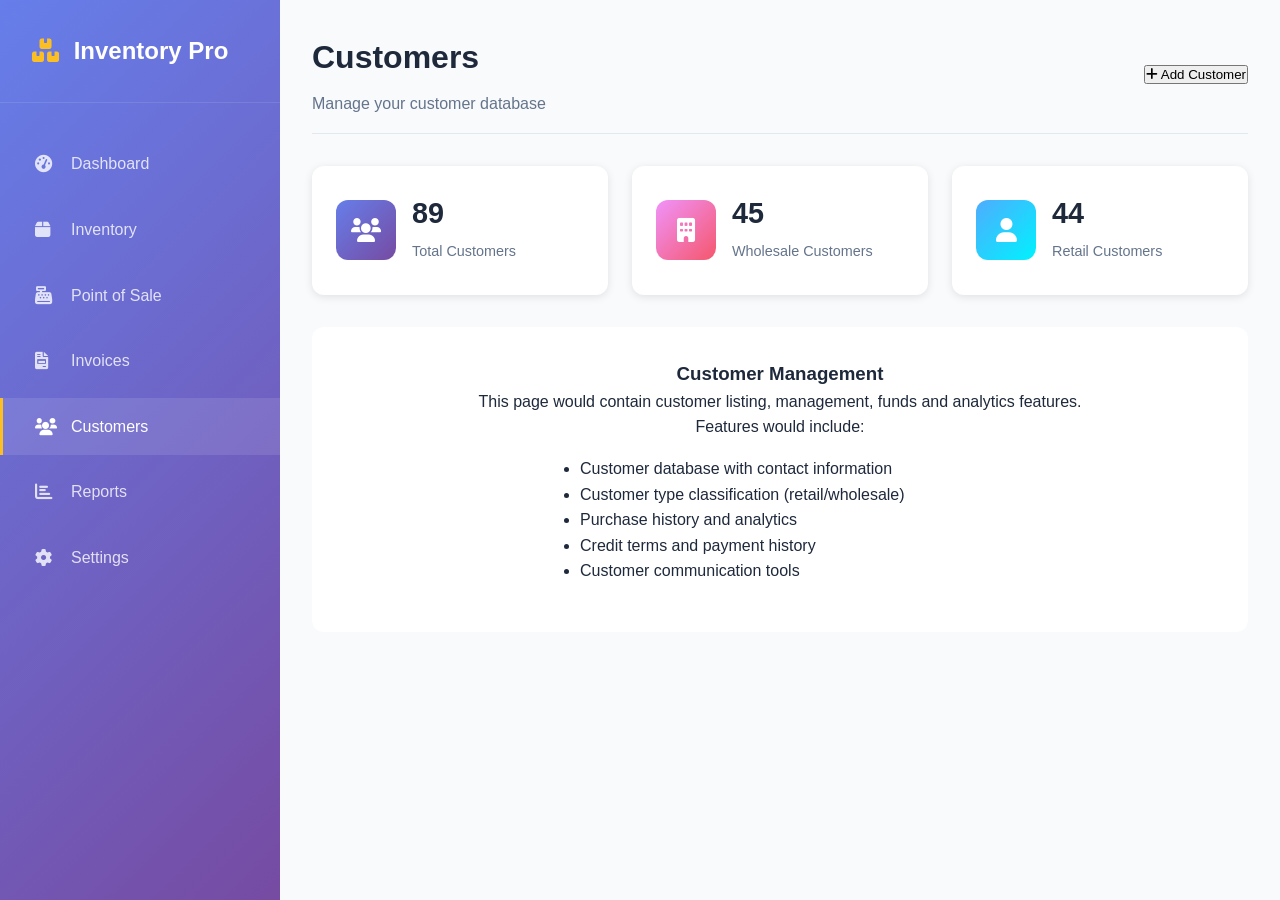
<file: customers.html>
<!DOCTYPE html>
<html lang="en">
<head>
    <meta charset="UTF-8">
    <meta name="viewport" content="width=device-width, initial-scale=1.0">
    <title>Customers - Inventory Management System</title>
    <link rel="stylesheet" href="styles.css">
    <link href="https://cdnjs.cloudflare.com/ajax/libs/font-awesome/6.0.0/css/all.min.css" rel="stylesheet">
</head>
<body>
    <div class="container">
        <!-- Sidebar -->
        <nav class="sidebar">
            <div class="sidebar-header">
                <h2><i class="fas fa-boxes"></i> Inventory Pro</h2>
            </div>
            <ul class="nav-menu">
                <li class="nav-item">
                    <a href="index.html" class="nav-link">
                        <i class="fas fa-tachometer-alt"></i>
                        <span>Dashboard</span>
                    </a>
                </li>
                <li class="nav-item">
                    <a href="inventory.html" class="nav-link">
                        <i class="fas fa-box"></i>
                        <span>Inventory</span>
                    </a>
                </li>
                <li class="nav-item">
                    <a href="pos.html" class="nav-link">
                        <i class="fas fa-cash-register"></i>
                        <span>Point of Sale</span>
                    </a>
                </li>
                <li class="nav-item">
                    <a href="invoices.html" class="nav-link">
                        <i class="fas fa-file-invoice"></i>
                        <span>Invoices</span>
                    </a>
                </li>
                <li class="nav-item active">
                    <a href="customers.html" class="nav-link">
                        <i class="fas fa-users"></i>
                        <span>Customers</span>
                    </a>
                </li>
                <li class="nav-item">
                    <a href="reports.html" class="nav-link">
                        <i class="fas fa-chart-bar"></i>
                        <span>Reports</span>
                    </a>
                </li>
                <li class="nav-item">
                    <a href="settings.html" class="nav-link">
                        <i class="fas fa-cog"></i>
                        <span>Settings</span>
                    </a>
                </li>
            </ul>
        </nav>

        <!-- Main Content -->
        <main class="main-content">
            <header class="header">
                <div class="header-left">
                    <h1>Customers</h1>
                    <p>Manage your customer database</p>
                </div>
                <div class="header-right">
                    <button class="btn btn-primary">
                        <i class="fas fa-plus"></i> Add Customer
                    </button>
                </div>
            </header>

            <div class="stats-grid">
                <div class="stat-card">
                    <div class="stat-icon" style="background: linear-gradient(135deg, #667eea 0%, #764ba2 100%);">
                        <i class="fas fa-users"></i>
                    </div>
                    <div class="stat-content">
                        <h3>89</h3>
                        <p>Total Customers</p>
                    </div>
                </div>
                <div class="stat-card">
                    <div class="stat-icon" style="background: linear-gradient(135deg, #f093fb 0%, #f5576c 100%);">
                        <i class="fas fa-building"></i>
                    </div>
                    <div class="stat-content">
                        <h3>45</h3>
                        <p>Wholesale Customers</p>
                    </div>
                </div>
                <div class="stat-card">
                    <div class="stat-icon" style="background: linear-gradient(135deg, #4facfe 0%, #00f2fe 100%);">
                        <i class="fas fa-user"></i>
                    </div>
                    <div class="stat-content">
                        <h3>44</h3>
                        <p>Retail Customers</p>
                    </div>
                </div>
            </div>

            <div style="background: white; padding: 2rem; border-radius: 12px; text-align: center;">
                <h3>Customer Management</h3>
                <p>This page would contain customer listing, management, funds and analytics features.</p>
                <p>Features would include:</p>
                <ul style="text-align: left; max-width: 400px; margin: 1rem auto;">
                    <li>Customer database with contact information</li>
                    <li>Customer type classification (retail/wholesale)</li>
                    <li>Purchase history and analytics</li>
                    <li>Credit terms and payment history</li>
                    <li>Customer communication tools</li>
                </ul>
            </div>
        </main>
    </div>
</body>
</html>
</file>
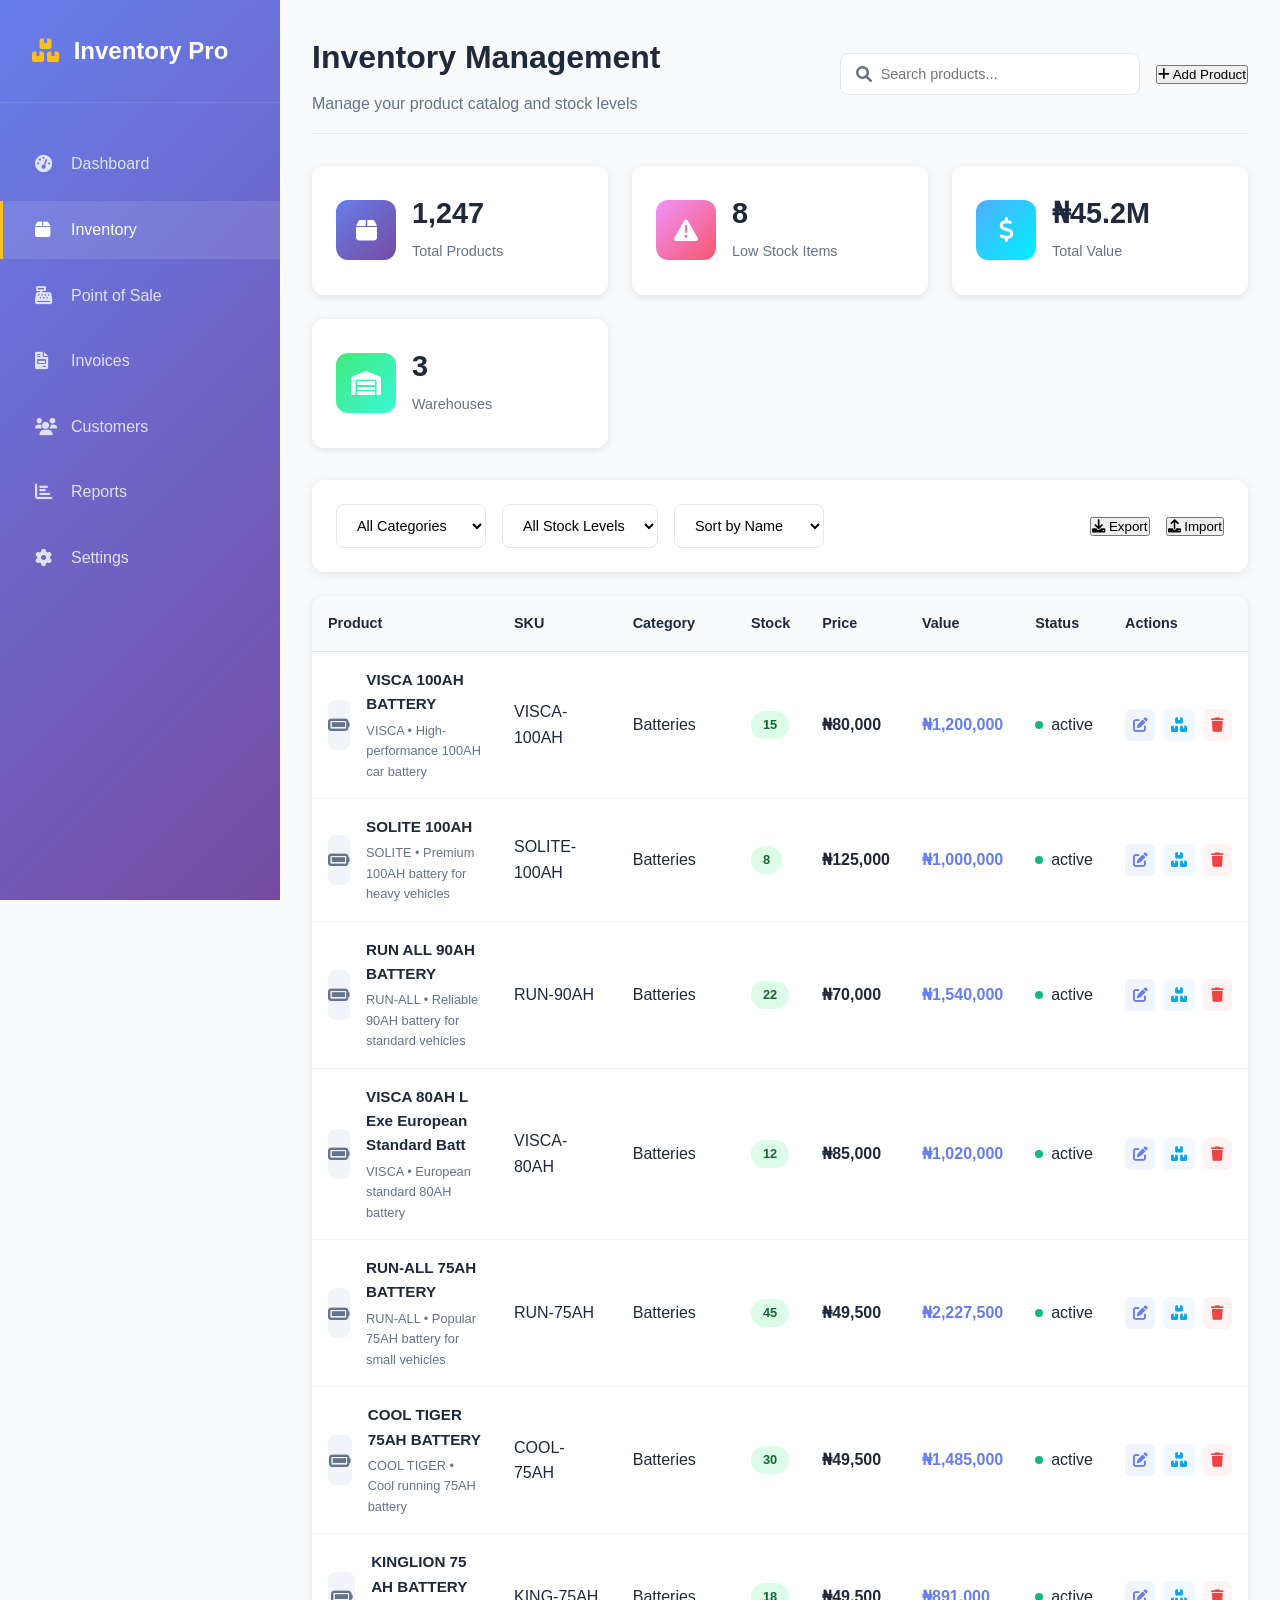
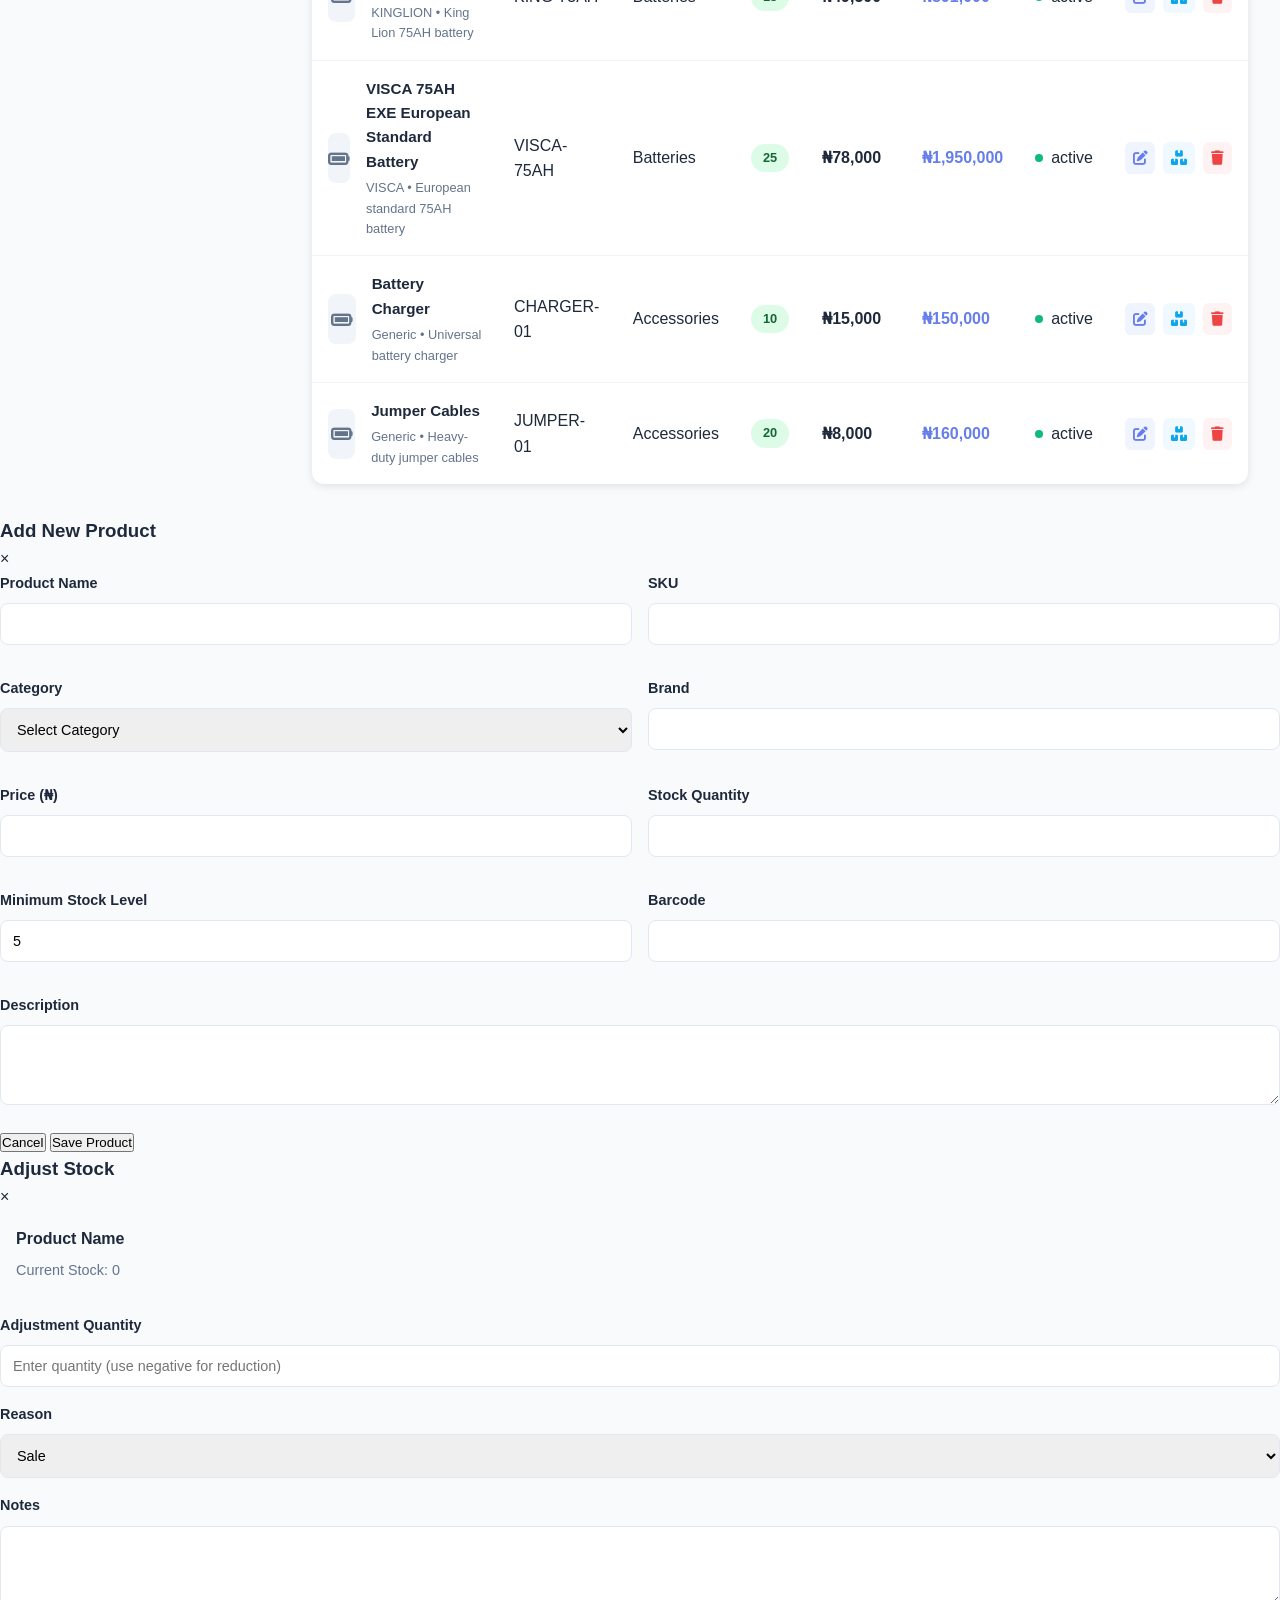
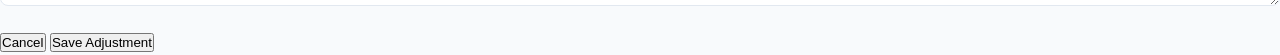
<file: inventory.html>
<!DOCTYPE html>
<html lang="en">
<head>
    <meta charset="UTF-8">
    <meta name="viewport" content="width=device-width, initial-scale=1.0">
    <title>Inventory Management - Inventory Management System</title>
    <link rel="stylesheet" href="styles.css">
    <link rel="stylesheet" href="inventory-styles.css">
    <link href="https://cdnjs.cloudflare.com/ajax/libs/font-awesome/6.0.0/css/all.min.css" rel="stylesheet">
</head>
<body>
    <div class="container">
        <!-- Sidebar -->
        <nav class="sidebar">
            <div class="sidebar-header">
                <h2><i class="fas fa-boxes"></i> Inventory Pro</h2>
            </div>
            <ul class="nav-menu">
                <li class="nav-item">
                    <a href="index.html" class="nav-link">
                        <i class="fas fa-tachometer-alt"></i>
                        <span>Dashboard</span>
                    </a>
                </li>
                <li class="nav-item active">
                    <a href="inventory.html" class="nav-link">
                        <i class="fas fa-box"></i>
                        <span>Inventory</span>
                    </a>
                </li>
                <li class="nav-item">
                    <a href="pos.html" class="nav-link">
                        <i class="fas fa-cash-register"></i>
                        <span>Point of Sale</span>
                    </a>
                </li>
                <li class="nav-item">
                    <a href="invoices.html" class="nav-link">
                        <i class="fas fa-file-invoice"></i>
                        <span>Invoices</span>
                    </a>
                </li>
                <li class="nav-item">
                    <a href="customers.html" class="nav-link">
                        <i class="fas fa-users"></i>
                        <span>Customers</span>
                    </a>
                </li>
                <li class="nav-item">
                    <a href="reports.html" class="nav-link">
                        <i class="fas fa-chart-bar"></i>
                        <span>Reports</span>
                    </a>
                </li>
                <li class="nav-item">
                    <a href="settings.html" class="nav-link">
                        <i class="fas fa-cog"></i>
                        <span>Settings</span>
                    </a>
                </li>
            </ul>
        </nav>

        <!-- Main Content -->
        <main class="main-content">
            <!-- Header -->
            <header class="header">
                <div class="header-left">
                    <h1>Inventory Management</h1>
                    <p>Manage your product catalog and stock levels</p>
                </div>
                <div class="header-right">
                    <div class="search-bar">
                        <i class="fas fa-search"></i>
                        <input type="text" id="inventorySearch" placeholder="Search products...">
                    </div>
                    <button class="btn btn-primary" onclick="openAddProductModal()">
                        <i class="fas fa-plus"></i> Add Product
                    </button>
                </div>
            </header>

            <!-- Inventory Stats -->
            <div class="inventory-stats">
                <div class="stat-card">
                    <div class="stat-icon" style="background: linear-gradient(135deg, #667eea 0%, #764ba2 100%);">
                        <i class="fas fa-box"></i>
                    </div>
                    <div class="stat-content">
                        <h3>1,247</h3>
                        <p>Total Products</p>
                    </div>
                </div>
                <div class="stat-card">
                    <div class="stat-icon" style="background: linear-gradient(135deg, #f093fb 0%, #f5576c 100%);">
                        <i class="fas fa-exclamation-triangle"></i>
                    </div>
                    <div class="stat-content">
                        <h3>8</h3>
                        <p>Low Stock Items</p>
                    </div>
                </div>
                <div class="stat-card">
                    <div class="stat-icon" style="background: linear-gradient(135deg, #4facfe 0%, #00f2fe 100%);">
                        <i class="fas fa-dollar-sign"></i>
                    </div>
                    <div class="stat-content">
                        <h3>₦45.2M</h3>
                        <p>Total Value</p>
                    </div>
                </div>
                <div class="stat-card">
                    <div class="stat-icon" style="background: linear-gradient(135deg, #43e97b 0%, #38f9d7 100%);">
                        <i class="fas fa-warehouse"></i>
                    </div>
                    <div class="stat-content">
                        <h3>3</h3>
                        <p>Warehouses</p>
                    </div>
                </div>
            </div>

            <!-- Filters and Actions -->
            <div class="inventory-controls">
                <div class="filters">
                    <select id="categoryFilter" class="filter-select">
                        <option value="">All Categories</option>
                        <option value="batteries">Car Batteries</option>
                        <option value="accessories">Accessories</option>
                        <option value="tools">Tools</option>
                    </select>
                    <select id="stockFilter" class="filter-select">
                        <option value="">All Stock Levels</option>
                        <option value="low">Low Stock</option>
                        <option value="out">Out of Stock</option>
                        <option value="in">In Stock</option>
                    </select>
                    <select id="sortBy" class="filter-select">
                        <option value="name">Sort by Name</option>
                        <option value="stock">Sort by Stock</option>
                        <option value="price">Sort by Price</option>
                        <option value="value">Sort by Value</option>
                    </select>
                </div>
                <div class="actions">
                    <button class="btn btn-secondary" onclick="exportInventory()">
                        <i class="fas fa-download"></i> Export
                    </button>
                    <button class="btn btn-secondary" onclick="importInventory()">
                        <i class="fas fa-upload"></i> Import
                    </button>
                </div>
            </div>

            <!-- Inventory Table -->
            <div class="inventory-table-container">
                <table class="inventory-table" id="inventoryTable">
                    <thead>
                        <tr>
                            <th>Product</th>
                            <th>SKU</th>
                            <th>Category</th>
                            <th>Stock</th>
                            <th>Price</th>
                            <th>Value</th>
                            <th>Status</th>
                            <th>Actions</th>
                        </tr>
                    </thead>
                    <tbody id="inventoryTableBody">
                        <!-- Products will be loaded here -->
                    </tbody>
                </table>
            </div>
        </main>
    </div>

    <!-- Add/Edit Product Modal -->
    <div id="productModal" class="modal">
        <div class="modal-content">
            <div class="modal-header">
                <h3 id="modalTitle">Add New Product</h3>
                <span class="close" onclick="closeProductModal()">&times;</span>
            </div>
            <div class="modal-body">
                <form id="productForm">
                    <div class="form-row">
                        <div class="form-group">
                            <label for="productName">Product Name</label>
                            <input type="text" id="productName" required>
                        </div>
                        <div class="form-group">
                            <label for="productSku">SKU</label>
                            <input type="text" id="productSku" required>
                        </div>
                    </div>
                    <div class="form-row">
                        <div class="form-group">
                            <label for="productCategory">Category</label>
                            <select id="productCategory" required>
                                <option value="">Select Category</option>
                                <option value="batteries">Car Batteries</option>
                                <option value="accessories">Accessories</option>
                                <option value="tools">Tools</option>
                            </select>
                        </div>
                        <div class="form-group">
                            <label for="productBrand">Brand</label>
                            <input type="text" id="productBrand">
                        </div>
                    </div>
                    <div class="form-row">
                        <div class="form-group">
                            <label for="productPrice">Price (₦)</label>
                            <input type="number" id="productPrice" min="0" step="0.01" required>
                        </div>
                        <div class="form-group">
                            <label for="productStock">Stock Quantity</label>
                            <input type="number" id="productStock" min="0" required>
                        </div>
                    </div>
                    <div class="form-row">
                        <div class="form-group">
                            <label for="productMinStock">Minimum Stock Level</label>
                            <input type="number" id="productMinStock" min="0" value="5">
                        </div>
                        <div class="form-group">
                            <label for="productBarcode">Barcode</label>
                            <input type="text" id="productBarcode">
                        </div>
                    </div>
                    <div class="form-group">
                        <label for="productDescription">Description</label>
                        <textarea id="productDescription" rows="3"></textarea>
                    </div>
                    <div class="modal-actions">
                        <button type="button" class="btn btn-secondary" onclick="closeProductModal()">Cancel</button>
                        <button type="submit" class="btn btn-primary">Save Product</button>
                    </div>
                </form>
            </div>
        </div>
    </div>

    <!-- Stock Adjustment Modal -->
    <div id="stockModal" class="modal">
        <div class="modal-content">
            <div class="modal-header">
                <h3>Adjust Stock</h3>
                <span class="close" onclick="closeStockModal()">&times;</span>
            </div>
            <div class="modal-body">
                <div class="stock-info">
                    <h4 id="stockProductName">Product Name</h4>
                    <p>Current Stock: <span id="currentStock">0</span></p>
                </div>
                <div class="form-group">
                    <label for="stockAdjustment">Adjustment Quantity</label>
                    <input type="number" id="stockAdjustment" placeholder="Enter quantity (use negative for reduction)">
                </div>
                <div class="form-group">
                    <label for="stockReason">Reason</label>
                    <select id="stockReason">
                        <option value="sale">Sale</option>
                        <option value="purchase">Purchase</option>
                        <option value="return">Return</option>
                        <option value="damage">Damage</option>
                        <option value="adjustment">Manual Adjustment</option>
                    </select>
                </div>
                <div class="form-group">
                    <label for="stockNotes">Notes</label>
                    <textarea id="stockNotes" rows="2"></textarea>
                </div>
                <div class="modal-actions">
                    <button type="button" class="btn btn-secondary" onclick="closeStockModal()">Cancel</button>
                    <button type="button" class="btn btn-primary" onclick="saveStockAdjustment()">Save Adjustment</button>
                </div>
            </div>
        </div>
    </div>

    <script src="inventory-script.js"></script>
</body>
</html>
</file>
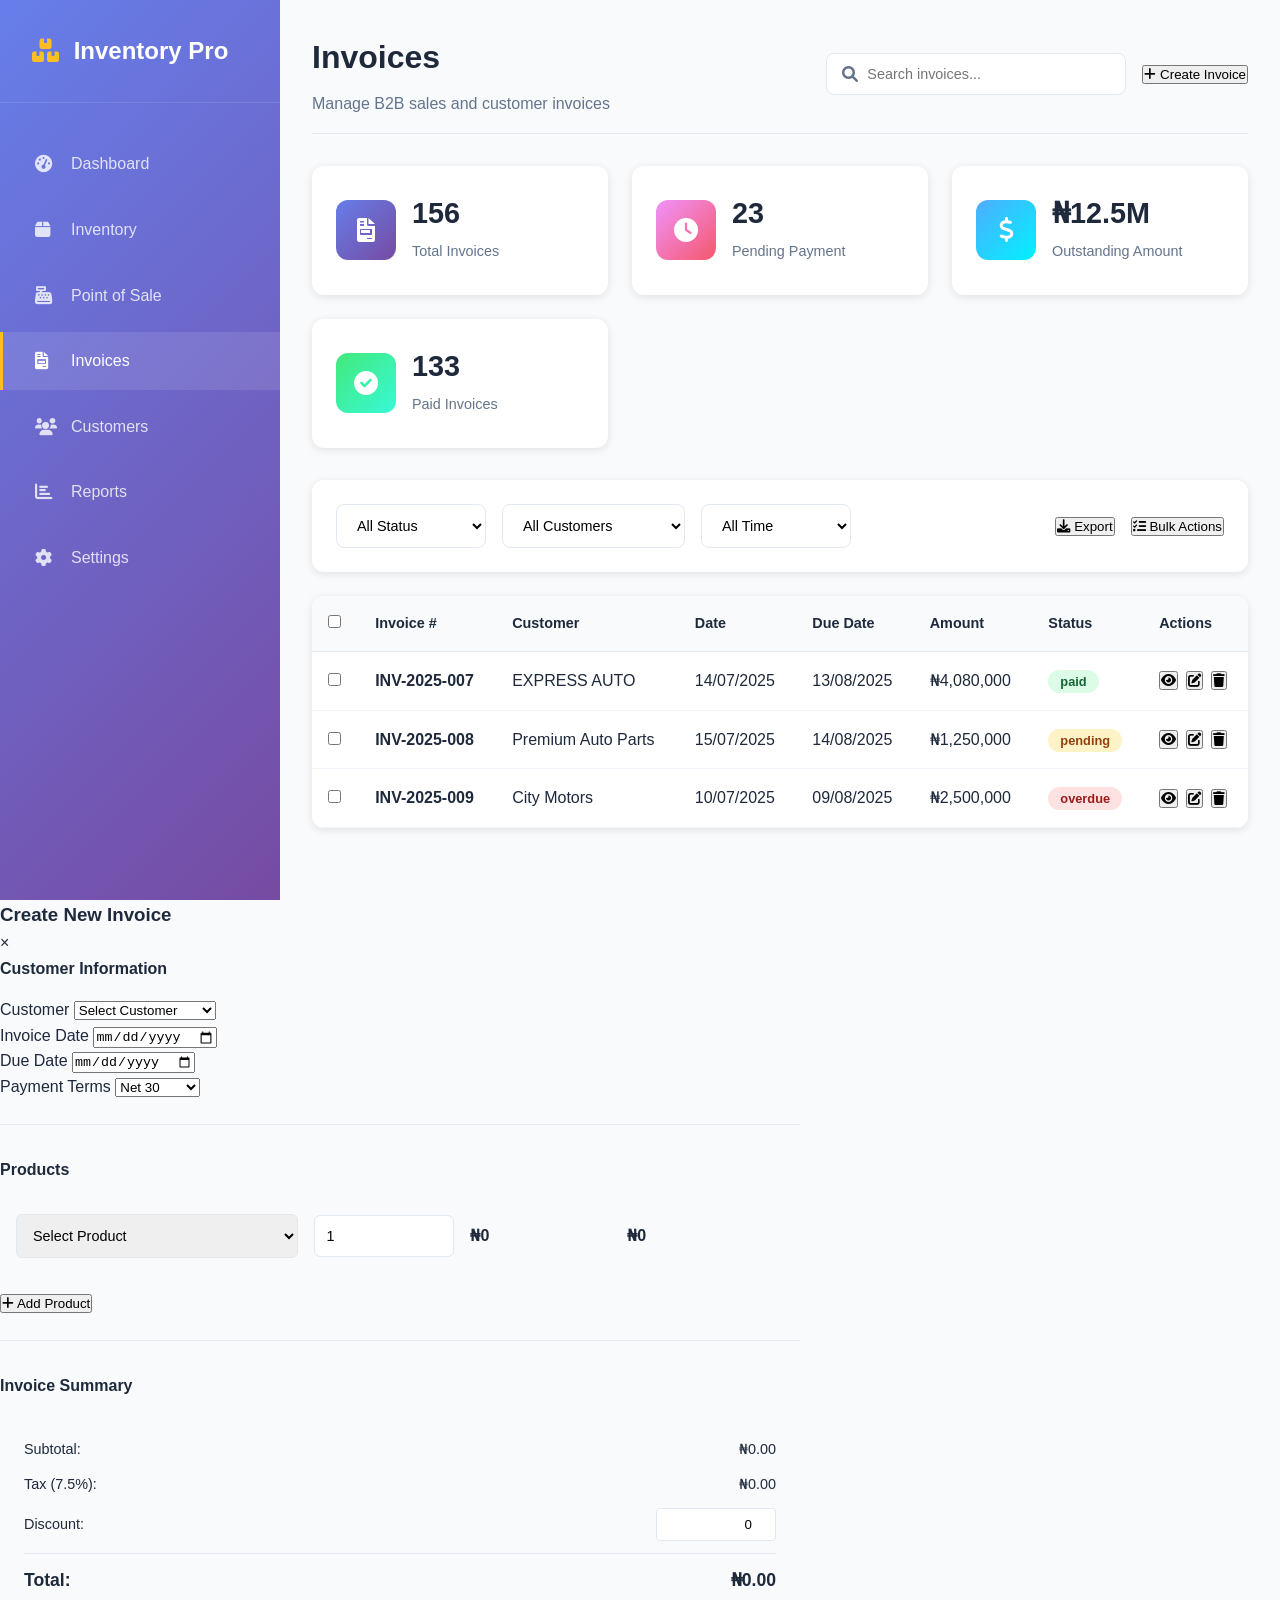
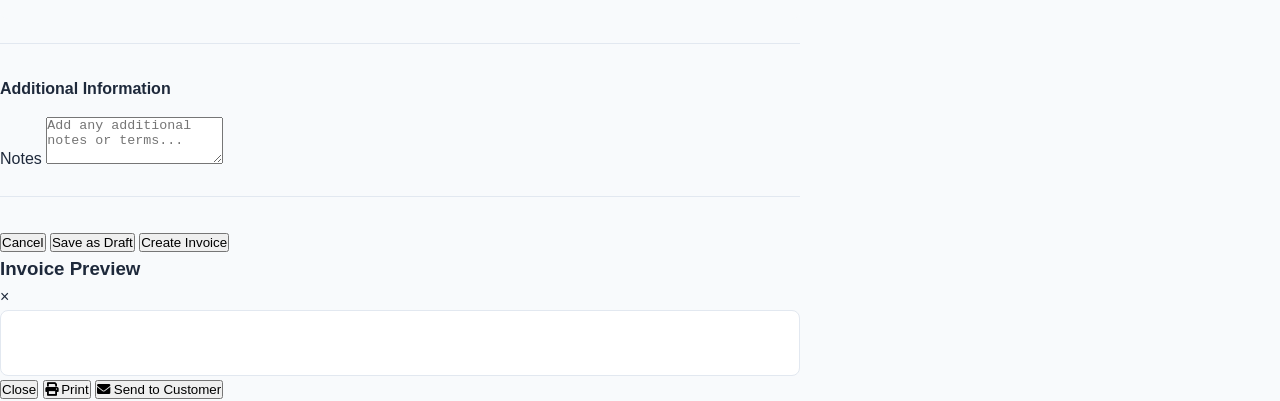
<file: invoices.html>
<!DOCTYPE html>
<html lang="en">
<head>
    <meta charset="UTF-8">
    <meta name="viewport" content="width=device-width, initial-scale=1.0">
    <title>Invoices - Inventory Management System</title>
    <link rel="stylesheet" href="styles.css">
    <link rel="stylesheet" href="invoices-styles.css">
    <link href="https://cdnjs.cloudflare.com/ajax/libs/font-awesome/6.0.0/css/all.min.css" rel="stylesheet">
</head>
<body>
    <div class="container">
        <!-- Sidebar -->
        <nav class="sidebar">
            <div class="sidebar-header">
                <h2><i class="fas fa-boxes"></i> Inventory Pro</h2>
            </div>
            <ul class="nav-menu">
                <li class="nav-item">
                    <a href="index.html" class="nav-link">
                        <i class="fas fa-tachometer-alt"></i>
                        <span>Dashboard</span>
                    </a>
                </li>
                <li class="nav-item">
                    <a href="inventory.html" class="nav-link">
                        <i class="fas fa-box"></i>
                        <span>Inventory</span>
                    </a>
                </li>
                <li class="nav-item">
                    <a href="pos.html" class="nav-link">
                        <i class="fas fa-cash-register"></i>
                        <span>Point of Sale</span>
                    </a>
                </li>
                <li class="nav-item active">
                    <a href="invoices.html" class="nav-link">
                        <i class="fas fa-file-invoice"></i>
                        <span>Invoices</span>
                    </a>
                </li>
                <li class="nav-item">
                    <a href="customers.html" class="nav-link">
                        <i class="fas fa-users"></i>
                        <span>Customers</span>
                    </a>
                </li>
                <li class="nav-item">
                    <a href="reports.html" class="nav-link">
                        <i class="fas fa-chart-bar"></i>
                        <span>Reports</span>
                    </a>
                </li>
                <li class="nav-item">
                    <a href="settings.html" class="nav-link">
                        <i class="fas fa-cog"></i>
                        <span>Settings</span>
                    </a>
                </li>
            </ul>
        </nav>

        <!-- Main Content -->
        <main class="main-content">
            <!-- Header -->
            <header class="header">
                <div class="header-left">
                    <h1>Invoices</h1>
                    <p>Manage B2B sales and customer invoices</p>
                </div>
                <div class="header-right">
                    <div class="search-bar">
                        <i class="fas fa-search"></i>
                        <input type="text" id="invoiceSearch" placeholder="Search invoices...">
                    </div>
                    <button class="btn btn-primary" onclick="openCreateInvoiceModal()">
                        <i class="fas fa-plus"></i> Create Invoice
                    </button>
                </div>
            </header>

            <!-- Invoice Stats -->
            <div class="invoice-stats">
                <div class="stat-card">
                    <div class="stat-icon" style="background: linear-gradient(135deg, #667eea 0%, #764ba2 100%);">
                        <i class="fas fa-file-invoice"></i>
                    </div>
                    <div class="stat-content">
                        <h3>156</h3>
                        <p>Total Invoices</p>
                    </div>
                </div>
                <div class="stat-card">
                    <div class="stat-icon" style="background: linear-gradient(135deg, #f093fb 0%, #f5576c 100%);">
                        <i class="fas fa-clock"></i>
                    </div>
                    <div class="stat-content">
                        <h3>23</h3>
                        <p>Pending Payment</p>
                    </div>
                </div>
                <div class="stat-card">
                    <div class="stat-icon" style="background: linear-gradient(135deg, #4facfe 0%, #00f2fe 100%);">
                        <i class="fas fa-dollar-sign"></i>
                    </div>
                    <div class="stat-content">
                        <h3>₦12.5M</h3>
                        <p>Outstanding Amount</p>
                    </div>
                </div>
                <div class="stat-card">
                    <div class="stat-icon" style="background: linear-gradient(135deg, #43e97b 0%, #38f9d7 100%);">
                        <i class="fas fa-check-circle"></i>
                    </div>
                    <div class="stat-content">
                        <h3>133</h3>
                        <p>Paid Invoices</p>
                    </div>
                </div>
            </div>

            <!-- Filters and Actions -->
            <div class="invoice-controls">
                <div class="filters">
                    <select id="statusFilter" class="filter-select">
                        <option value="">All Status</option>
                        <option value="paid">Paid</option>
                        <option value="pending">Pending</option>
                        <option value="overdue">Overdue</option>
                        <option value="draft">Draft</option>
                    </select>
                    <select id="customerFilter" class="filter-select">
                        <option value="">All Customers</option>
                        <option value="EXPRESS AUTO">EXPRESS AUTO</option>
                        <option value="Premium Auto Parts">Premium Auto Parts</option>
                        <option value="City Motors">City Motors</option>
                    </select>
                    <select id="dateFilter" class="filter-select">
                        <option value="">All Time</option>
                        <option value="today">Today</option>
                        <option value="week">This Week</option>
                        <option value="month">This Month</option>
                        <option value="quarter">This Quarter</option>
                    </select>
                </div>
                <div class="actions">
                    <button class="btn btn-secondary" onclick="exportInvoices()">
                        <i class="fas fa-download"></i> Export
                    </button>
                    <button class="btn btn-secondary" onclick="bulkActions()">
                        <i class="fas fa-tasks"></i> Bulk Actions
                    </button>
                </div>
            </div>

            <!-- Invoices Table -->
            <div class="invoice-table-container">
                <table class="invoice-table" id="invoiceTable">
                    <thead>
                        <tr>
                            <th>
                                <input type="checkbox" id="selectAll" onchange="toggleSelectAll()">
                            </th>
                            <th>Invoice #</th>
                            <th>Customer</th>
                            <th>Date</th>
                            <th>Due Date</th>
                            <th>Amount</th>
                            <th>Status</th>
                            <th>Actions</th>
                        </tr>
                    </thead>
                    <tbody id="invoiceTableBody">
                        <!-- Invoices will be loaded here -->
                    </tbody>
                </table>
            </div>
        </main>
    </div>

    <!-- Create/Edit Invoice Modal -->
    <div id="invoiceModal" class="modal">
        <div class="modal-content large-modal">
            <div class="modal-header">
                <h3 id="invoiceModalTitle">Create New Invoice</h3>
                <span class="close" onclick="closeInvoiceModal()">&times;</span>
            </div>
            <div class="modal-body">
                <form id="invoiceForm">
                    <!-- Customer Selection -->
                    <div class="form-section">
                        <h4>Customer Information</h4>
                        <div class="form-row">
                            <div class="form-group">
                                <label for="invoiceCustomer">Customer</label>
                                <select id="invoiceCustomer" required>
                                    <option value="">Select Customer</option>
                                    <option value="1">EXPRESS AUTO</option>
                                    <option value="2">Premium Auto Parts</option>
                                    <option value="3">City Motors</option>
                                </select>
                            </div>
                            <div class="form-group">
                                <label for="invoiceDate">Invoice Date</label>
                                <input type="date" id="invoiceDate" required>
                            </div>
                        </div>
                        <div class="form-row">
                            <div class="form-group">
                                <label for="dueDate">Due Date</label>
                                <input type="date" id="dueDate" required>
                            </div>
                            <div class="form-group">
                                <label for="paymentTerms">Payment Terms</label>
                                <select id="paymentTerms">
                                    <option value="net30">Net 30</option>
                                    <option value="net15">Net 15</option>
                                    <option value="net7">Net 7</option>
                                    <option value="immediate">Immediate</option>
                                </select>
                            </div>
                        </div>
                    </div>

                    <!-- Products Section -->
                    <div class="form-section">
                        <h4>Products</h4>
                        <div class="products-section">
                            <div class="product-row" id="productRow0">
                                <div class="product-select">
                                    <select class="product-select-input" onchange="updateProductPrice(0)">
                                        <option value="">Select Product</option>
                                        <option value="1" data-price="80000">VISCA 100AH BATTERY - ₦80,000</option>
                                        <option value="2" data-price="125000">SOLITE 100AH - ₦125,000</option>
                                        <option value="3" data-price="70000">RUN ALL 90AH BATTERY - ₦70,000</option>
                                        <option value="4" data-price="85000">VISCA 80AH L Exe European Standard Batt - ₦85,000</option>
                                        <option value="5" data-price="49500">RUN-ALL 75AH BATTERY - ₦49,500</option>
                                    </select>
                                </div>
                                <div class="quantity-input">
                                    <input type="number" class="quantity-input-field" value="1" min="1" onchange="calculateRowTotal(0)">
                                </div>
                                <div class="price-display">
                                    <span class="price-amount">₦0</span>
                                </div>
                                <div class="total-display">
                                    <span class="total-amount">₦0</span>
                                </div>
                                <div class="remove-product">
                                    <button type="button" class="remove-btn" onclick="removeProductRow(0)" style="display: none;">
                                        <i class="fas fa-trash"></i>
                                    </button>
                                </div>
                            </div>
                        </div>
                        <button type="button" class="btn btn-secondary" onclick="addProductRow()">
                            <i class="fas fa-plus"></i> Add Product
                        </button>
                    </div>

                    <!-- Totals Section -->
                    <div class="form-section">
                        <h4>Invoice Summary</h4>
                        <div class="invoice-summary">
                            <div class="summary-row">
                                <span>Subtotal:</span>
                                <span id="invoiceSubtotal">₦0.00</span>
                            </div>
                            <div class="summary-row">
                                <span>Tax (7.5%):</span>
                                <span id="invoiceTax">₦0.00</span>
                            </div>
                            <div class="summary-row">
                                <span>Discount:</span>
                                <input type="number" id="invoiceDiscount" value="0" min="0" step="0.01" onchange="calculateInvoiceTotal()">
                            </div>
                            <div class="summary-row total-row">
                                <span>Total:</span>
                                <span id="invoiceTotal">₦0.00</span>
                            </div>
                        </div>
                    </div>

                    <!-- Notes Section -->
                    <div class="form-section">
                        <h4>Additional Information</h4>
                        <div class="form-group">
                            <label for="invoiceNotes">Notes</label>
                            <textarea id="invoiceNotes" rows="3" placeholder="Add any additional notes or terms..."></textarea>
                        </div>
                    </div>

                    <div class="modal-actions">
                        <button type="button" class="btn btn-secondary" onclick="closeInvoiceModal()">Cancel</button>
                        <button type="button" class="btn btn-secondary" onclick="saveAsDraft()">Save as Draft</button>
                        <button type="submit" class="btn btn-primary">Create Invoice</button>
                    </div>
                </form>
            </div>
        </div>
    </div>

    <!-- Invoice Preview Modal -->
    <div id="invoicePreviewModal" class="modal">
        <div class="modal-content large-modal">
            <div class="modal-header">
                <h3>Invoice Preview</h3>
                <span class="close" onclick="closeInvoicePreviewModal()">&times;</span>
            </div>
            <div class="modal-body">
                <div class="invoice-preview" id="invoicePreview">
                    <!-- Invoice preview will be generated here -->
                </div>
                <div class="modal-actions">
                    <button type="button" class="btn btn-secondary" onclick="closeInvoicePreviewModal()">Close</button>
                    <button type="button" class="btn btn-secondary" onclick="printInvoice()">
                        <i class="fas fa-print"></i> Print
                    </button>
                    <button type="button" class="btn btn-primary" onclick="sendInvoice()">
                        <i class="fas fa-envelope"></i> Send to Customer
                    </button>
                </div>
            </div>
        </div>
    </div>

    <script src="invoices-script.js"></script>
</body>
</html>
</file>
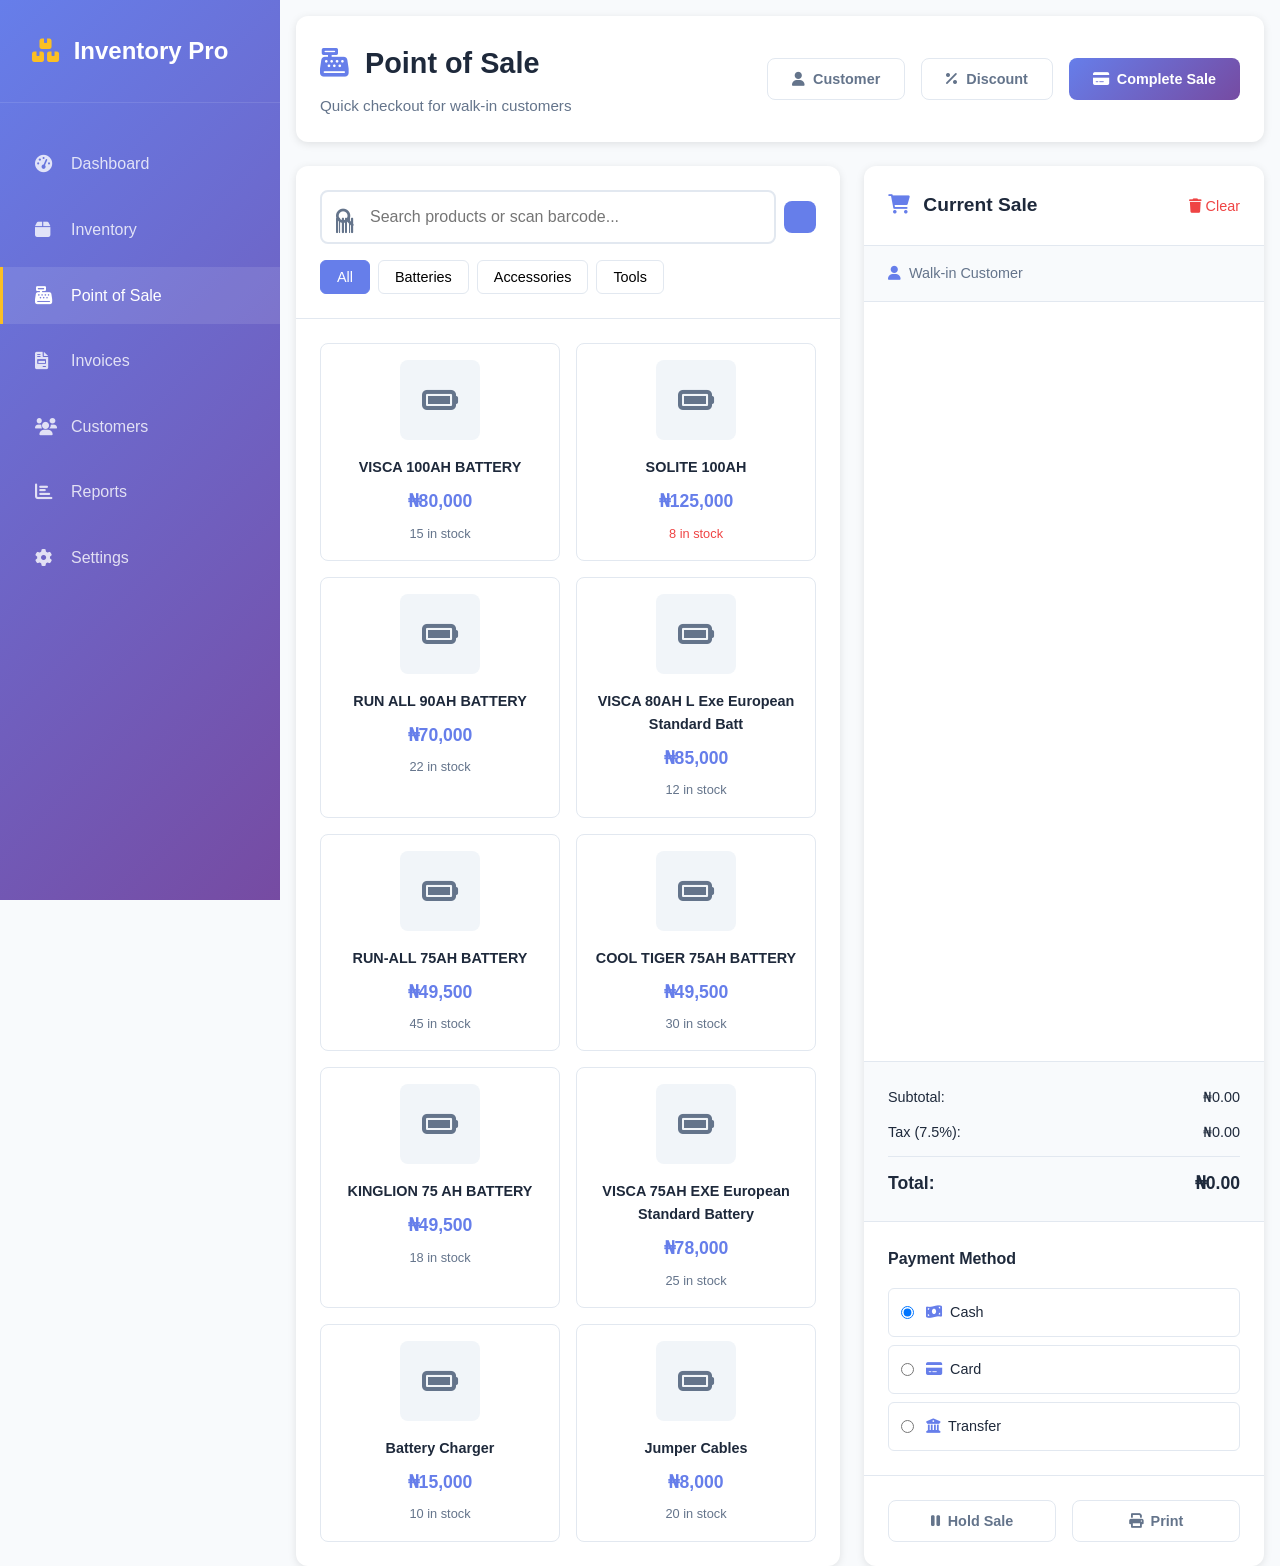
<file: pos.html>
<!DOCTYPE html>
<html lang="en">
<head>
    <meta charset="UTF-8">
    <meta name="viewport" content="width=device-width, initial-scale=1.0">
    <title>Point of Sale - Inventory Management System</title>
    <link rel="stylesheet" href="styles.css">
    <link rel="stylesheet" href="pos-styles.css">
    <link href="https://cdnjs.cloudflare.com/ajax/libs/font-awesome/6.0.0/css/all.min.css" rel="stylesheet">
</head>
<body>
    <div class="container">
        <!-- Sidebar -->
        <nav class="sidebar">
            <div class="sidebar-header">
                <h2><i class="fas fa-boxes"></i> Inventory Pro</h2>
            </div>
            <ul class="nav-menu">
                <li class="nav-item">
                    <a href="index.html" class="nav-link">
                        <i class="fas fa-tachometer-alt"></i>
                        <span>Dashboard</span>
                    </a>
                </li>
                <li class="nav-item">
                    <a href="inventory.html" class="nav-link">
                        <i class="fas fa-box"></i>
                        <span>Inventory</span>
                    </a>
                </li>
                <li class="nav-item active">
                    <a href="pos.html" class="nav-link">
                        <i class="fas fa-cash-register"></i>
                        <span>Point of Sale</span>
                    </a>
                </li>
                <li class="nav-item">
                    <a href="invoices.html" class="nav-link">
                        <i class="fas fa-file-invoice"></i>
                        <span>Invoices</span>
                    </a>
                </li>
                <li class="nav-item">
                    <a href="customers.html" class="nav-link">
                        <i class="fas fa-users"></i>
                        <span>Customers</span>
                    </a>
                </li>
                <li class="nav-item">
                    <a href="reports.html" class="nav-link">
                        <i class="fas fa-chart-bar"></i>
                        <span>Reports</span>
                    </a>
                </li>
                <li class="nav-item">
                    <a href="settings.html" class="nav-link">
                        <i class="fas fa-cog"></i>
                        <span>Settings</span>
                    </a>
                </li>
            </ul>
        </nav>

        <!-- Main Content -->
        <main class="main-content pos-content">
            <!-- POS Header -->
            <header class="pos-header">
                <div class="pos-header-left">
                    <h1><i class="fas fa-cash-register"></i> Point of Sale</h1>
                    <p>Quick checkout for walk-in customers</p>
                </div>
                <div class="pos-header-right">
                    <div class="pos-actions">
                        <button class="btn btn-secondary" onclick="openCustomerModal()">
                            <i class="fas fa-user"></i> Customer
                        </button>
                        <button class="btn btn-secondary" onclick="openDiscountModal()">
                            <i class="fas fa-percent"></i> Discount
                        </button>
                        <button class="btn btn-primary" onclick="completeSale()">
                            <i class="fas fa-credit-card"></i> Complete Sale
                        </button>
                    </div>
                </div>
            </header>

            <div class="pos-layout">
                <!-- Left Side - Product Search & Selection -->
                <div class="pos-left">
                    <!-- Product Search -->
                    <div class="product-search-section">
                        <div class="search-box">
                            <i class="fas fa-search"></i>
                            <input type="text" id="productSearch" placeholder="Search products or scan barcode...">
                            <button class="scan-btn" onclick="simulateBarcodeScan()">
                                <i class="fas fa-barcode"></i>
                            </button>
                        </div>
                        
                        <!-- Quick Categories -->
                        <div class="category-tabs">
                            <button class="category-tab active" data-category="all">All</button>
                            <button class="category-tab" data-category="batteries">Batteries</button>
                            <button class="category-tab" data-category="accessories">Accessories</button>
                            <button class="category-tab" data-category="tools">Tools</button>
                        </div>
                    </div>

                    <!-- Product Grid -->
                    <div class="product-grid" id="productGrid">
                        <!-- Products will be loaded here -->
                    </div>
                </div>

                <!-- Right Side - Cart & Checkout -->
                <div class="pos-right">
                    <!-- Cart Header -->
                    <div class="cart-header">
                        <h3><i class="fas fa-shopping-cart"></i> Current Sale</h3>
                        <button class="clear-cart" onclick="clearCart()">
                            <i class="fas fa-trash"></i> Clear
                        </button>
                    </div>

                    <!-- Customer Info -->
                    <div class="customer-info">
                        <div class="customer-display">
                            <i class="fas fa-user"></i>
                            <span id="customerName">Walk-in Customer</span>
                        </div>
                    </div>

                    <!-- Cart Items -->
                    <div class="cart-items" id="cartItems">
                        <!-- Cart items will be displayed here -->
                    </div>

                    <!-- Cart Summary -->
                    <div class="cart-summary">
                        <div class="summary-row">
                            <span>Subtotal:</span>
                            <span id="subtotal">₦0.00</span>
                        </div>
                        <div class="summary-row">
                            <span>Tax (7.5%):</span>
                            <span id="tax">₦0.00</span>
                        </div>
                        <div class="summary-row discount-row" style="display: none;">
                            <span>Discount:</span>
                            <span id="discount">-₦0.00</span>
                        </div>
                        <div class="summary-row total-row">
                            <span>Total:</span>
                            <span id="total">₦0.00</span>
                        </div>
                    </div>

                    <!-- Payment Methods -->
                    <div class="payment-methods">
                        <h4>Payment Method</h4>
                        <div class="payment-options">
                            <label class="payment-option">
                                <input type="radio" name="payment" value="cash" checked>
                                <span class="payment-label">
                                    <i class="fas fa-money-bill-wave"></i>
                                    Cash
                                </span>
                            </label>
                            <label class="payment-option">
                                <input type="radio" name="payment" value="card">
                                <span class="payment-label">
                                    <i class="fas fa-credit-card"></i>
                                    Card
                                </span>
                            </label>
                            <label class="payment-option">
                                <input type="radio" name="payment" value="transfer">
                                <span class="payment-label">
                                    <i class="fas fa-university"></i>
                                    Transfer
                                </span>
                            </label>
                        </div>
                    </div>

                    <!-- Quick Actions -->
                    <div class="quick-actions">
                        <button class="btn btn-secondary" onclick="holdSale()">
                            <i class="fas fa-pause"></i> Hold Sale
                        </button>
                        <button class="btn btn-secondary" onclick="printReceipt()">
                            <i class="fas fa-print"></i> Print
                        </button>
                    </div>
                </div>
            </div>
        </main>
    </div>

    <!-- Customer Modal -->
    <div id="customerModal" class="modal">
        <div class="modal-content">
            <div class="modal-header">
                <h3>Select Customer</h3>
                <span class="close" onclick="closeCustomerModal()">&times;</span>
            </div>
            <div class="modal-body">
                <div class="customer-search">
                    <input type="text" placeholder="Search customers..." id="customerSearch">
                </div>
                <div class="customer-list" id="customerList">
                    <!-- Customer list will be loaded here -->
                </div>
                <div class="modal-actions">
                    <button class="btn btn-secondary" onclick="addNewCustomer()">
                        <i class="fas fa-plus"></i> Add New Customer
                    </button>
                </div>
            </div>
        </div>
    </div>

    <!-- Discount Modal -->
    <div id="discountModal" class="modal">
        <div class="modal-content">
            <div class="modal-header">
                <h3>Apply Discount</h3>
                <span class="close" onclick="closeDiscountModal()">&times;</span>
            </div>
            <div class="modal-body">
                <div class="discount-options">
                    <label class="discount-option">
                        <input type="radio" name="discountType" value="percentage" checked>
                        <span>Percentage (%)</span>
                    </label>
                    <label class="discount-option">
                        <input type="radio" name="discountType" value="fixed">
                        <span>Fixed Amount (₦)</span>
                    </label>
                </div>
                <div class="discount-input">
                    <input type="number" id="discountValue" placeholder="Enter discount value" min="0">
                </div>
                <div class="modal-actions">
                    <button class="btn btn-secondary" onclick="closeDiscountModal()">Cancel</button>
                    <button class="btn btn-primary" onclick="applyDiscount()">Apply Discount</button>
                </div>
            </div>
        </div>
    </div>

    <!-- Receipt Modal -->
    <div id="receiptModal" class="modal">
        <div class="modal-content receipt-content">
            <div class="modal-header">
                <h3>Sale Receipt</h3>
                <span class="close" onclick="closeReceiptModal()">&times;</span>
            </div>
            <div class="modal-body">
                <div class="receipt" id="receiptContent">
                    <!-- Receipt content will be generated here -->
                </div>
            </div>
        </div>
    </div>

    <script src="pos-script.js"></script>
</body>
</html>
</file>
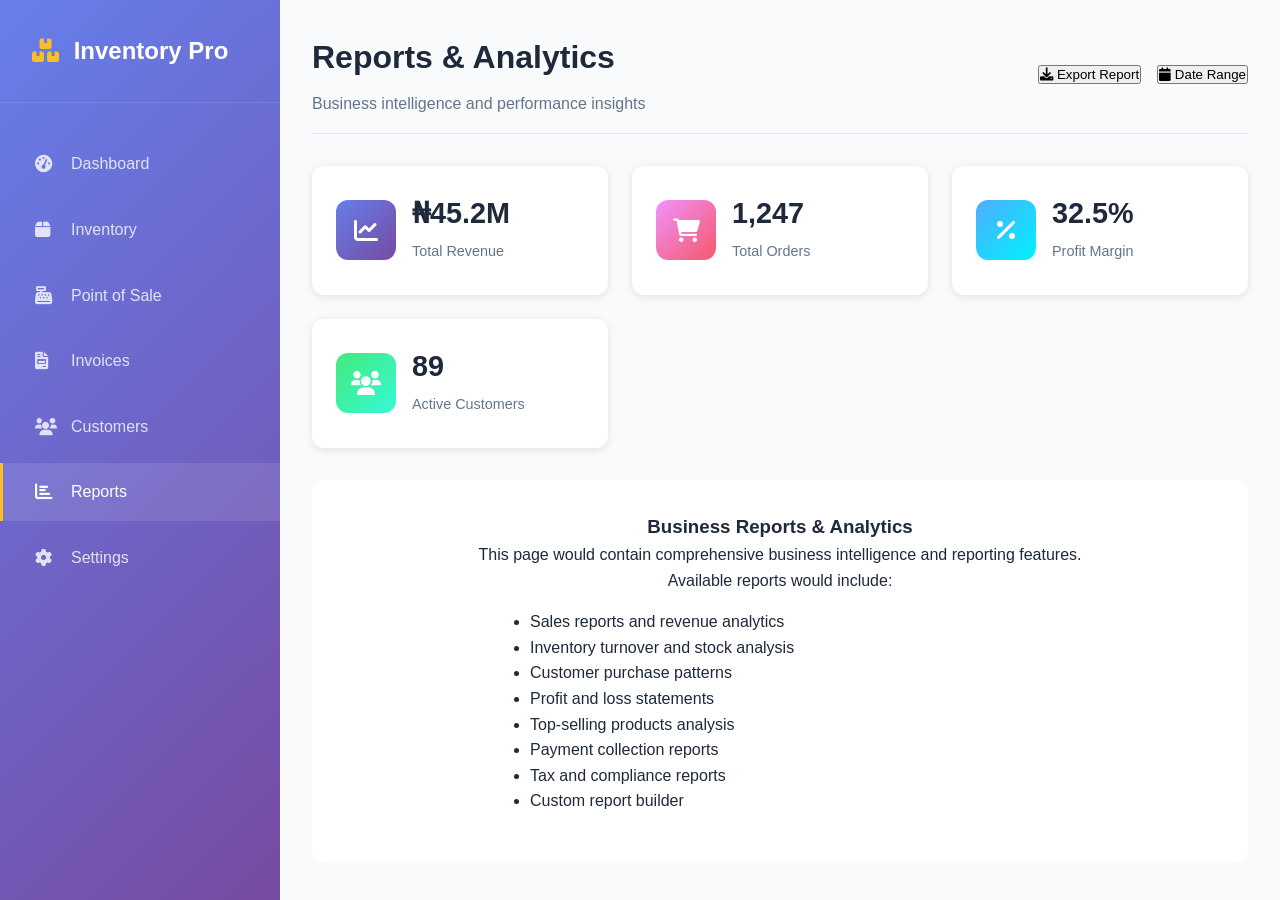
<file: reports.html>
<!DOCTYPE html>
<html lang="en">
<head>
    <meta charset="UTF-8">
    <meta name="viewport" content="width=device-width, initial-scale=1.0">
    <title>Reports - Inventory Management System</title>
    <link rel="stylesheet" href="styles.css">
    <link href="https://cdnjs.cloudflare.com/ajax/libs/font-awesome/6.0.0/css/all.min.css" rel="stylesheet">
</head>
<body>
    <div class="container">
        <!-- Sidebar -->
        <nav class="sidebar">
            <div class="sidebar-header">
                <h2><i class="fas fa-boxes"></i> Inventory Pro</h2>
            </div>
            <ul class="nav-menu">
                <li class="nav-item">
                    <a href="index.html" class="nav-link">
                        <i class="fas fa-tachometer-alt"></i>
                        <span>Dashboard</span>
                    </a>
                </li>
                <li class="nav-item">
                    <a href="inventory.html" class="nav-link">
                        <i class="fas fa-box"></i>
                        <span>Inventory</span>
                    </a>
                </li>
                <li class="nav-item">
                    <a href="pos.html" class="nav-link">
                        <i class="fas fa-cash-register"></i>
                        <span>Point of Sale</span>
                    </a>
                </li>
                <li class="nav-item">
                    <a href="invoices.html" class="nav-link">
                        <i class="fas fa-file-invoice"></i>
                        <span>Invoices</span>
                    </a>
                </li>
                <li class="nav-item">
                    <a href="customers.html" class="nav-link">
                        <i class="fas fa-users"></i>
                        <span>Customers</span>
                    </a>
                </li>
                <li class="nav-item active">
                    <a href="reports.html" class="nav-link">
                        <i class="fas fa-chart-bar"></i>
                        <span>Reports</span>
                    </a>
                </li>
                <li class="nav-item">
                    <a href="settings.html" class="nav-link">
                        <i class="fas fa-cog"></i>
                        <span>Settings</span>
                    </a>
                </li>
            </ul>
        </nav>

        <!-- Main Content -->
        <main class="main-content">
            <header class="header">
                <div class="header-left">
                    <h1>Reports & Analytics</h1>
                    <p>Business intelligence and performance insights</p>
                </div>
                <div class="header-right">
                    <button class="btn btn-secondary">
                        <i class="fas fa-download"></i> Export Report
                    </button>
                    <button class="btn btn-primary">
                        <i class="fas fa-calendar"></i> Date Range
                    </button>
                </div>
            </header>

            <div class="stats-grid">
                <div class="stat-card">
                    <div class="stat-icon" style="background: linear-gradient(135deg, #667eea 0%, #764ba2 100%);">
                        <i class="fas fa-chart-line"></i>
                    </div>
                    <div class="stat-content">
                        <h3>₦45.2M</h3>
                        <p>Total Revenue</p>
                    </div>
                </div>
                <div class="stat-card">
                    <div class="stat-icon" style="background: linear-gradient(135deg, #f093fb 0%, #f5576c 100%);">
                        <i class="fas fa-shopping-cart"></i>
                    </div>
                    <div class="stat-content">
                        <h3>1,247</h3>
                        <p>Total Orders</p>
                    </div>
                </div>
                <div class="stat-card">
                    <div class="stat-icon" style="background: linear-gradient(135deg, #4facfe 0%, #00f2fe 100%);">
                        <i class="fas fa-percentage"></i>
                    </div>
                    <div class="stat-content">
                        <h3>32.5%</h3>
                        <p>Profit Margin</p>
                    </div>
                </div>
                <div class="stat-card">
                    <div class="stat-icon" style="background: linear-gradient(135deg, #43e97b 0%, #38f9d7 100%);">
                        <i class="fas fa-users"></i>
                    </div>
                    <div class="stat-content">
                        <h3>89</h3>
                        <p>Active Customers</p>
                    </div>
                </div>
            </div>

            <div style="background: white; padding: 2rem; border-radius: 12px; text-align: center;">
                <h3>Business Reports & Analytics</h3>
                <p>This page would contain comprehensive business intelligence and reporting features.</p>
                <p>Available reports would include:</p>
                <ul style="text-align: left; max-width: 500px; margin: 1rem auto;">
                    <li>Sales reports and revenue analytics</li>
                    <li>Inventory turnover and stock analysis</li>
                    <li>Customer purchase patterns</li>
                    <li>Profit and loss statements</li>
                    <li>Top-selling products analysis</li>
                    <li>Payment collection reports</li>
                    <li>Tax and compliance reports</li>
                    <li>Custom report builder</li>
                </ul>
            </div>
        </main>
    </div>
</body>
</html>
</file>
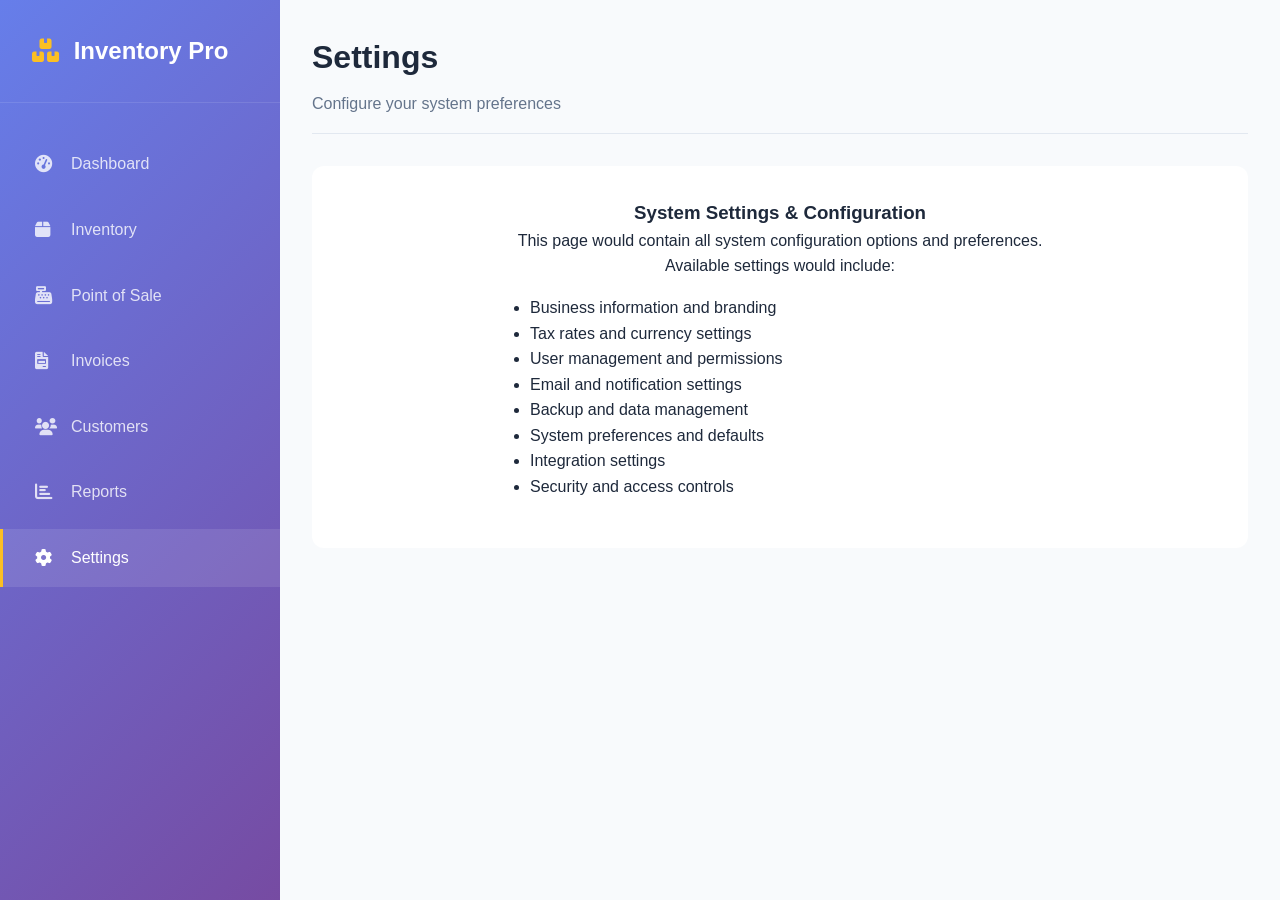
<file: settings.html>
<!DOCTYPE html>
<html lang="en">
<head>
    <meta charset="UTF-8">
    <meta name="viewport" content="width=device-width, initial-scale=1.0">
    <title>Settings - Inventory Management System</title>
    <link rel="stylesheet" href="styles.css">
    <link href="https://cdnjs.cloudflare.com/ajax/libs/font-awesome/6.0.0/css/all.min.css" rel="stylesheet">
</head>
<body>
    <div class="container">
        <!-- Sidebar -->
        <nav class="sidebar">
            <div class="sidebar-header">
                <h2><i class="fas fa-boxes"></i> Inventory Pro</h2>
            </div>
            <ul class="nav-menu">
                <li class="nav-item">
                    <a href="index.html" class="nav-link">
                        <i class="fas fa-tachometer-alt"></i>
                        <span>Dashboard</span>
                    </a>
                </li>
                <li class="nav-item">
                    <a href="inventory.html" class="nav-link">
                        <i class="fas fa-box"></i>
                        <span>Inventory</span>
                    </a>
                </li>
                <li class="nav-item">
                    <a href="pos.html" class="nav-link">
                        <i class="fas fa-cash-register"></i>
                        <span>Point of Sale</span>
                    </a>
                </li>
                <li class="nav-item">
                    <a href="invoices.html" class="nav-link">
                        <i class="fas fa-file-invoice"></i>
                        <span>Invoices</span>
                    </a>
                </li>
                <li class="nav-item">
                    <a href="customers.html" class="nav-link">
                        <i class="fas fa-users"></i>
                        <span>Customers</span>
                    </a>
                </li>
                <li class="nav-item">
                    <a href="reports.html" class="nav-link">
                        <i class="fas fa-chart-bar"></i>
                        <span>Reports</span>
                    </a>
                </li>
                <li class="nav-item active">
                    <a href="settings.html" class="nav-link">
                        <i class="fas fa-cog"></i>
                        <span>Settings</span>
                    </a>
                </li>
            </ul>
        </nav>

        <!-- Main Content -->
        <main class="main-content">
            <header class="header">
                <div class="header-left">
                    <h1>Settings</h1>
                    <p>Configure your system preferences</p>
                </div>
            </header>

            <div style="background: white; padding: 2rem; border-radius: 12px; text-align: center;">
                <h3>System Settings & Configuration</h3>
                <p>This page would contain all system configuration options and preferences.</p>
                <p>Available settings would include:</p>
                <ul style="text-align: left; max-width: 500px; margin: 1rem auto;">
                    <li>Business information and branding</li>
                    <li>Tax rates and currency settings</li>
                    <li>User management and permissions</li>
                    <li>Email and notification settings</li>
                    <li>Backup and data management</li>
                    <li>System preferences and defaults</li>
                    <li>Integration settings</li>
                    <li>Security and access controls</li>
                </ul>
            </div>
        </main>
    </div>
</body>
</html>
</file>
<file: styles.css>
/* Reset and Base Styles */
* {
    margin: 0;
    padding: 0;
    box-sizing: border-box;
}

body {
    font-family: 'Segoe UI', Tahoma, Geneva, Verdana, sans-serif;
    background: #f8fafc;
    color: #1e293b;
    line-height: 1.6;
}

.container {
    display: flex;
    min-height: 100vh;
}

/* Sidebar Styles */
.sidebar {
    width: 280px;
    background: linear-gradient(135deg, #667eea 0%, #764ba2 100%);
    color: white;
    padding: 2rem 0;
    position: fixed;
    height: 100vh;
    overflow-y: auto;
}

.sidebar-header {
    padding: 0 2rem 2rem;
    border-bottom: 1px solid rgba(255, 255, 255, 0.1);
}

.sidebar-header h2 {
    font-size: 1.5rem;
    font-weight: 600;
}

.sidebar-header i {
    margin-right: 0.5rem;
    color: #fbbf24;
}

.nav-menu {
    list-style: none;
    padding: 2rem 0;
}

.nav-item {
    margin-bottom: 0.5rem;
}

.nav-link {
    display: flex;
    align-items: center;
    padding: 1rem 2rem;
    color: rgba(255, 255, 255, 0.8);
    text-decoration: none;
    transition: all 0.3s ease;
    border-left: 3px solid transparent;
}

.nav-link:hover,
.nav-item.active .nav-link {
    background: rgba(255, 255, 255, 0.1);
    color: white;
    border-left-color: #fbbf24;
}

.nav-link i {
    width: 20px;
    margin-right: 1rem;
    font-size: 1.1rem;
}

/* Main Content */
.main-content {
    flex: 1;
    margin-left: 280px;
    padding: 2rem;
}

/* Header */
.header {
    display: flex;
    justify-content: space-between;
    align-items: center;
    margin-bottom: 2rem;
    padding-bottom: 1rem;
    border-bottom: 1px solid #e2e8f0;
}

.header-left h1 {
    font-size: 2rem;
    font-weight: 700;
    color: #1e293b;
    margin-bottom: 0.5rem;
}

.header-left p {
    color: #64748b;
    font-size: 1rem;
}

.header-right {
    display: flex;
    align-items: center;
    gap: 1rem;
}

.search-bar {
    position: relative;
    display: flex;
    align-items: center;
}

.search-bar input {
    padding: 0.75rem 1rem 0.75rem 2.5rem;
    border: 1px solid #e2e8f0;
    border-radius: 8px;
    background: white;
    width: 300px;
    font-size: 0.9rem;
}

.search-bar i {
    position: absolute;
    left: 1rem;
    color: #64748b;
}

.user-menu {
    display: flex;
    align-items: center;
    gap: 0.5rem;
    padding: 0.5rem 1rem;
    background: white;
    border: 1px solid #e2e8f0;
    border-radius: 8px;
    cursor: pointer;
    transition: all 0.3s ease;
}

.user-menu:hover {
    box-shadow: 0 4px 12px rgba(0, 0, 0, 0.1);
}

.user-avatar {
    width: 32px;
    height: 32px;
    border-radius: 50%;
}

/* Stats Grid */
.stats-grid {
    display: grid;
    grid-template-columns: repeat(auto-fit, minmax(280px, 1fr));
    gap: 1.5rem;
    margin-bottom: 2rem;
}

.stat-card {
    background: white;
    border-radius: 12px;
    padding: 1.5rem;
    box-shadow: 0 2px 8px rgba(0, 0, 0, 0.1);
    display: flex;
    align-items: center;
    gap: 1rem;
    transition: transform 0.3s ease, box-shadow 0.3s ease;
}

.stat-card:hover {
    transform: translateY(-2px);
    box-shadow: 0 8px 25px rgba(0, 0, 0, 0.15);
}

.stat-icon {
    width: 60px;
    height: 60px;
    border-radius: 12px;
    display: flex;
    align-items: center;
    justify-content: center;
    color: white;
    font-size: 1.5rem;
}

.stat-content h3 {
    font-size: 1.8rem;
    font-weight: 700;
    color: #1e293b;
    margin-bottom: 0.25rem;
}

.stat-content p {
    color: #64748b;
    font-size: 0.9rem;
    margin-bottom: 0.5rem;
}

.stat-change {
    font-size: 0.8rem;
    font-weight: 600;
    display: flex;
    align-items: center;
    gap: 0.25rem;
}

.stat-change.positive {
    color: #10b981;
}

.stat-change.negative {
    color: #ef4444;
}

/* Charts Section */
.charts-section {
    display: grid;
    grid-template-columns: 2fr 1fr;
    gap: 1.5rem;
    margin-bottom: 2rem;
}

.chart-card {
    background: white;
    border-radius: 12px;
    padding: 1.5rem;
    box-shadow: 0 2px 8px rgba(0, 0, 0, 0.1);
}

.chart-header {
    display: flex;
    justify-content: space-between;
    align-items: center;
    margin-bottom: 1.5rem;
}

.chart-header h3 {
    font-size: 1.2rem;
    font-weight: 600;
    color: #1e293b;
}

.chart-period {
    padding: 0.5rem 1rem;
    border: 1px solid #e2e8f0;
    border-radius: 6px;
    background: white;
    font-size: 0.9rem;
}

.chart-container {
    height: 300px;
    display: flex;
    align-items: center;
    justify-content: center;
}

/* Top Products */
.top-products {
    display: flex;
    flex-direction: column;
    gap: 1rem;
}

.product-item {
    display: flex;
    justify-content: space-between;
    align-items: center;
    padding: 1rem;
    background: #f8fafc;
    border-radius: 8px;
    transition: background 0.3s ease;
}

.product-item:hover {
    background: #f1f5f9;
}

.product-info h4 {
    font-size: 0.95rem;
    font-weight: 600;
    color: #1e293b;
    margin-bottom: 0.25rem;
}

.product-info p {
    font-size: 0.8rem;
    color: #64748b;
}

.product-stats {
    text-align: right;
}

.product-sales {
    display: block;
    font-weight: 600;
    color: #1e293b;
    font-size: 0.9rem;
}

.product-units {
    font-size: 0.8rem;
    color: #64748b;
}

/* Recent Activity */
.recent-activity {
    background: white;
    border-radius: 12px;
    padding: 1.5rem;
    box-shadow: 0 2px 8px rgba(0, 0, 0, 0.1);
}

.activity-header {
    display: flex;
    justify-content: space-between;
    align-items: center;
    margin-bottom: 1.5rem;
}

.activity-header h3 {
    font-size: 1.2rem;
    font-weight: 600;
    color: #1e293b;
}

.view-all {
    color: #667eea;
    text-decoration: none;
    font-size: 0.9rem;
    font-weight: 500;
}

.activity-list {
    display: flex;
    flex-direction: column;
    gap: 1rem;
}

.activity-item {
    display: flex;
    align-items: center;
    gap: 1rem;
    padding: 1rem;
    background: #f8fafc;
    border-radius: 8px;
    transition: background 0.3s ease;
}

.activity-item:hover {
    background: #f1f5f9;
}

.activity-icon {
    width: 40px;
    height: 40px;
    border-radius: 8px;
    background: linear-gradient(135deg, #667eea 0%, #764ba2 100%);
    display: flex;
    align-items: center;
    justify-content: center;
    color: white;
    font-size: 1rem;
}

.activity-content {
    flex: 1;
}

.activity-content h4 {
    font-size: 0.95rem;
    font-weight: 600;
    color: #1e293b;
    margin-bottom: 0.25rem;
}

.activity-content p {
    font-size: 0.85rem;
    color: #64748b;
    margin-bottom: 0.25rem;
}

.activity-time {
    font-size: 0.75rem;
    color: #94a3b8;
}

.activity-amount {
    font-weight: 600;
    color: #1e293b;
    font-size: 0.9rem;
}

.activity-amount.warning {
    color: #f59e0b;
}

/* Responsive Design */
@media (max-width: 1024px) {
    .sidebar {
        width: 80px;
    }
    
    .sidebar-header h2,
    .nav-link span {
        display: none;
    }
    
    .main-content {
        margin-left: 80px;
    }
    
    .charts-section {
        grid-template-columns: 1fr;
    }
}

@media (max-width: 768px) {
    .container {
        flex-direction: column;
    }
    
    .sidebar {
        position: relative;
        width: 100%;
        height: auto;
    }
    
    .main-content {
        margin-left: 0;
        padding: 1rem;
    }
    
    .header {
        flex-direction: column;
        align-items: flex-start;
        gap: 1rem;
    }
    
    .header-right {
        width: 100%;
        justify-content: space-between;
    }
    
    .search-bar input {
        width: 200px;
    }
    
    .stats-grid {
        grid-template-columns: 1fr;
    }
    
    .nav-menu {
        display: flex;
        overflow-x: auto;
        padding: 1rem;
    }
    
    .nav-item {
        margin-bottom: 0;
        margin-right: 1rem;
    }
    
    .nav-link {
        flex-direction: column;
        padding: 0.5rem;
        text-align: center;
        min-width: 60px;
    }
    
    .nav-link i {
        margin-right: 0;
        margin-bottom: 0.25rem;
    }
}

/* Animations */
@keyframes fadeIn {
    from {
        opacity: 0;
        transform: translateY(20px);
    }
    to {
        opacity: 1;
        transform: translateY(0);
    }
}

.stat-card,
.chart-card,
.recent-activity {
    animation: fadeIn 0.6s ease-out;
}

/* Custom Scrollbar */
::-webkit-scrollbar {
    width: 6px;
}

::-webkit-scrollbar-track {
    background: #f1f5f9;
}

::-webkit-scrollbar-thumb {
    background: #cbd5e1;
    border-radius: 3px;
}

::-webkit-scrollbar-thumb:hover {
    background: #94a3b8;
}
</file>
<file: inventory-styles.css>
/* Inventory Management Styles */

/* Inventory Stats */
.inventory-stats {
    display: grid;
    grid-template-columns: repeat(auto-fit, minmax(250px, 1fr));
    gap: 1.5rem;
    margin-bottom: 2rem;
}

/* Inventory Controls */
.inventory-controls {
    display: flex;
    justify-content: space-between;
    align-items: center;
    background: white;
    padding: 1.5rem;
    border-radius: 12px;
    box-shadow: 0 2px 8px rgba(0, 0, 0, 0.1);
    margin-bottom: 1.5rem;
}

.filters {
    display: flex;
    gap: 1rem;
}

.filter-select {
    padding: 0.75rem 1rem;
    border: 1px solid #e2e8f0;
    border-radius: 8px;
    background: white;
    font-size: 0.9rem;
    min-width: 150px;
}

.filter-select:focus {
    outline: none;
    border-color: #667eea;
}

.actions {
    display: flex;
    gap: 1rem;
}

/* Inventory Table */
.inventory-table-container {
    background: white;
    border-radius: 12px;
    box-shadow: 0 2px 8px rgba(0, 0, 0, 0.1);
    overflow: hidden;
}

.inventory-table {
    width: 100%;
    border-collapse: collapse;
}

.inventory-table th {
    background: #f8fafc;
    padding: 1rem;
    text-align: left;
    font-weight: 600;
    color: #1e293b;
    border-bottom: 1px solid #e2e8f0;
    font-size: 0.9rem;
}

.inventory-table td {
    padding: 1rem;
    border-bottom: 1px solid #f1f5f9;
    vertical-align: middle;
}

.inventory-table tbody tr:hover {
    background: #f8fafc;
}

.inventory-table tbody tr:last-child td {
    border-bottom: none;
}

/* Product Column */
.product-cell {
    display: flex;
    align-items: center;
    gap: 1rem;
}

.product-image {
    width: 50px;
    height: 50px;
    background: #f1f5f9;
    border-radius: 8px;
    display: flex;
    align-items: center;
    justify-content: center;
    color: #64748b;
    font-size: 1.2rem;
}

.product-info h4 {
    font-weight: 600;
    color: #1e293b;
    margin-bottom: 0.25rem;
    font-size: 0.95rem;
}

.product-info p {
    color: #64748b;
    font-size: 0.8rem;
}

/* Stock Column */
.stock-cell {
    display: flex;
    align-items: center;
    gap: 0.5rem;
}

.stock-badge {
    padding: 0.25rem 0.75rem;
    border-radius: 20px;
    font-size: 0.8rem;
    font-weight: 600;
}

.stock-badge.in-stock {
    background: #dcfce7;
    color: #166534;
}

.stock-badge.low-stock {
    background: #fef3c7;
    color: #92400e;
}

.stock-badge.out-of-stock {
    background: #fee2e2;
    color: #991b1b;
}

/* Price and Value */
.price-cell {
    font-weight: 600;
    color: #1e293b;
}

.value-cell {
    font-weight: 600;
    color: #667eea;
}

/* Status Column */
.status-cell {
    display: flex;
    align-items: center;
    gap: 0.5rem;
}

.status-indicator {
    width: 8px;
    height: 8px;
    border-radius: 50%;
}

.status-indicator.active {
    background: #10b981;
}

.status-indicator.inactive {
    background: #ef4444;
}

/* Actions Column */
.actions-cell {
    display: flex;
    gap: 0.5rem;
}

.action-btn {
    padding: 0.5rem;
    border: none;
    border-radius: 6px;
    cursor: pointer;
    transition: all 0.3s ease;
    font-size: 0.9rem;
}

.action-btn.edit {
    background: #f0f4ff;
    color: #667eea;
}

.action-btn.edit:hover {
    background: #667eea;
    color: white;
}

.action-btn.stock {
    background: #f0f9ff;
    color: #0ea5e9;
}

.action-btn.stock:hover {
    background: #0ea5e9;
    color: white;
}

.action-btn.delete {
    background: #fef2f2;
    color: #ef4444;
}

.action-btn.delete:hover {
    background: #ef4444;
    color: white;
}

/* Form Styles */
.form-row {
    display: grid;
    grid-template-columns: 1fr 1fr;
    gap: 1rem;
    margin-bottom: 1rem;
}

.form-group {
    margin-bottom: 1rem;
}

.form-group label {
    display: block;
    margin-bottom: 0.5rem;
    font-weight: 600;
    color: #1e293b;
    font-size: 0.9rem;
}

.form-group input,
.form-group select,
.form-group textarea {
    width: 100%;
    padding: 0.75rem;
    border: 1px solid #e2e8f0;
    border-radius: 8px;
    font-size: 0.9rem;
    transition: border-color 0.3s ease;
}

.form-group input:focus,
.form-group select:focus,
.form-group textarea:focus {
    outline: none;
    border-color: #667eea;
}

.form-group textarea {
    resize: vertical;
    min-height: 80px;
}

/* Stock Info */
.stock-info {
    background: #f8fafc;
    padding: 1rem;
    border-radius: 8px;
    margin-bottom: 1rem;
}

.stock-info h4 {
    margin-bottom: 0.5rem;
    color: #1e293b;
}

.stock-info p {
    color: #64748b;
    font-size: 0.9rem;
}

/* Responsive Design */
@media (max-width: 1024px) {
    .inventory-controls {
        flex-direction: column;
        gap: 1rem;
        align-items: stretch;
    }
    
    .filters {
        flex-wrap: wrap;
    }
    
    .filter-select {
        min-width: 120px;
    }
    
    .inventory-table {
        font-size: 0.8rem;
    }
    
    .inventory-table th,
    .inventory-table td {
        padding: 0.75rem 0.5rem;
    }
    
    .product-cell {
        flex-direction: column;
        align-items: flex-start;
        gap: 0.5rem;
    }
    
    .product-image {
        width: 40px;
        height: 40px;
        font-size: 1rem;
    }
}

@media (max-width: 768px) {
    .inventory-stats {
        grid-template-columns: 1fr;
    }
    
    .form-row {
        grid-template-columns: 1fr;
    }
    
    .inventory-table-container {
        overflow-x: auto;
    }
    
    .inventory-table {
        min-width: 800px;
    }
    
    .actions-cell {
        flex-direction: column;
        gap: 0.25rem;
    }
    
    .action-btn {
        padding: 0.25rem;
        font-size: 0.8rem;
    }
}

/* Empty State */
.empty-inventory {
    text-align: center;
    padding: 3rem;
    color: #64748b;
}

.empty-inventory i {
    font-size: 3rem;
    margin-bottom: 1rem;
    color: #cbd5e1;
}

.empty-inventory h3 {
    margin-bottom: 0.5rem;
    color: #1e293b;
}

.empty-inventory p {
    margin-bottom: 1.5rem;
}

/* Loading State */
.loading-inventory {
    text-align: center;
    padding: 2rem;
    color: #64748b;
}

.loading-inventory i {
    font-size: 2rem;
    animation: spin 1s linear infinite;
}

@keyframes spin {
    from { transform: rotate(0deg); }
    to { transform: rotate(360deg); }
}
</file>
<file: invoices-styles.css>
/* Invoice Management Styles */

/* Invoice Stats */
.invoice-stats {
    display: grid;
    grid-template-columns: repeat(auto-fit, minmax(250px, 1fr));
    gap: 1.5rem;
    margin-bottom: 2rem;
}

/* Invoice Controls */
.invoice-controls {
    display: flex;
    justify-content: space-between;
    align-items: center;
    background: white;
    padding: 1.5rem;
    border-radius: 12px;
    box-shadow: 0 2px 8px rgba(0, 0, 0, 0.1);
    margin-bottom: 1.5rem;
}

.filters {
    display: flex;
    gap: 1rem;
}

.filter-select {
    padding: 0.75rem 1rem;
    border: 1px solid #e2e8f0;
    border-radius: 8px;
    background: white;
    font-size: 0.9rem;
    min-width: 150px;
}

.filter-select:focus {
    outline: none;
    border-color: #667eea;
}

.actions {
    display: flex;
    gap: 1rem;
}

/* Invoice Table */
.invoice-table-container {
    background: white;
    border-radius: 12px;
    box-shadow: 0 2px 8px rgba(0, 0, 0, 0.1);
    overflow: hidden;
}

.invoice-table {
    width: 100%;
    border-collapse: collapse;
}

.invoice-table th {
    background: #f8fafc;
    padding: 1rem;
    text-align: left;
    font-weight: 600;
    color: #1e293b;
    border-bottom: 1px solid #e2e8f0;
    font-size: 0.9rem;
}

.invoice-table td {
    padding: 1rem;
    border-bottom: 1px solid #f1f5f9;
    vertical-align: middle;
}

.invoice-table tbody tr:hover {
    background: #f8fafc;
}

/* Status Badges */
.status-badge {
    padding: 0.25rem 0.75rem;
    border-radius: 20px;
    font-size: 0.8rem;
    font-weight: 600;
}

.status-badge.paid {
    background: #dcfce7;
    color: #166534;
}

.status-badge.pending {
    background: #fef3c7;
    color: #92400e;
}

.status-badge.overdue {
    background: #fee2e2;
    color: #991b1b;
}

.status-badge.draft {
    background: #f1f5f9;
    color: #475569;
}

/* Large Modal */
.large-modal {
    max-width: 800px;
    width: 90%;
}

/* Form Sections */
.form-section {
    margin-bottom: 2rem;
    padding-bottom: 1.5rem;
    border-bottom: 1px solid #e2e8f0;
}

.form-section:last-child {
    border-bottom: none;
}

.form-section h4 {
    margin-bottom: 1rem;
    color: #1e293b;
    font-weight: 600;
}

/* Products Section */
.products-section {
    margin-bottom: 1rem;
}

.product-row {
    display: grid;
    grid-template-columns: 2fr 1fr 1fr 1fr auto;
    gap: 1rem;
    align-items: center;
    padding: 1rem;
    background: #f8fafc;
    border-radius: 8px;
    margin-bottom: 0.5rem;
}

.product-select-input,
.quantity-input-field {
    width: 100%;
    padding: 0.75rem;
    border: 1px solid #e2e8f0;
    border-radius: 6px;
    font-size: 0.9rem;
}

.price-amount,
.total-amount {
    font-weight: 600;
    color: #1e293b;
}

.remove-btn {
    background: #fee2e2;
    color: #ef4444;
    border: none;
    padding: 0.5rem;
    border-radius: 6px;
    cursor: pointer;
    transition: all 0.3s ease;
}

.remove-btn:hover {
    background: #ef4444;
    color: white;
}

/* Invoice Summary */
.invoice-summary {
    background: #f8fafc;
    padding: 1.5rem;
    border-radius: 8px;
}

.summary-row {
    display: flex;
    justify-content: space-between;
    align-items: center;
    margin-bottom: 0.75rem;
    font-size: 0.9rem;
}

.summary-row:last-child {
    margin-bottom: 0;
}

.total-row {
    font-size: 1.1rem;
    font-weight: 700;
    color: #1e293b;
    border-top: 1px solid #e2e8f0;
    padding-top: 0.75rem;
    margin-top: 0.75rem;
}

.summary-row input {
    width: 120px;
    padding: 0.5rem;
    border: 1px solid #e2e8f0;
    border-radius: 4px;
    text-align: right;
}

/* Invoice Preview */
.invoice-preview {
    background: white;
    padding: 2rem;
    border: 1px solid #e2e8f0;
    border-radius: 8px;
    font-family: 'Courier New', monospace;
    font-size: 0.9rem;
    line-height: 1.4;
}

/* Responsive Design */
@media (max-width: 768px) {
    .invoice-controls {
        flex-direction: column;
        gap: 1rem;
    }
    
    .filters {
        flex-wrap: wrap;
    }
    
    .product-row {
        grid-template-columns: 1fr;
        gap: 0.5rem;
    }
    
    .large-modal {
        width: 95%;
        margin: 2% auto;
    }
}
</file>
<file: pos-styles.css>
/* POS Specific Styles */

/* POS Content Layout */
.pos-content {
    padding: 1rem;
    background: #f8fafc;
}

/* POS Header */
.pos-header {
    display: flex;
    justify-content: space-between;
    align-items: center;
    background: white;
    padding: 1.5rem;
    border-radius: 12px;
    box-shadow: 0 2px 8px rgba(0, 0, 0, 0.1);
    margin-bottom: 1.5rem;
}

.pos-header-left h1 {
    font-size: 1.8rem;
    font-weight: 700;
    color: #1e293b;
    margin-bottom: 0.5rem;
}

.pos-header-left h1 i {
    color: #667eea;
    margin-right: 0.5rem;
}

.pos-header-left p {
    color: #64748b;
    font-size: 0.95rem;
}

.pos-actions {
    display: flex;
    gap: 1rem;
}

/* Buttons */
.btn {
    padding: 0.75rem 1.5rem;
    border: none;
    border-radius: 8px;
    font-size: 0.9rem;
    font-weight: 600;
    cursor: pointer;
    transition: all 0.3s ease;
    display: flex;
    align-items: center;
    gap: 0.5rem;
}

.btn-primary {
    background: linear-gradient(135deg, #667eea 0%, #764ba2 100%);
    color: white;
}

.btn-primary:hover {
    transform: translateY(-2px);
    box-shadow: 0 8px 25px rgba(102, 126, 234, 0.3);
}

.btn-secondary {
    background: white;
    color: #64748b;
    border: 1px solid #e2e8f0;
}

.btn-secondary:hover {
    background: #f8fafc;
    border-color: #cbd5e1;
}

/* POS Layout */
.pos-layout {
    display: grid;
    grid-template-columns: 1fr 400px;
    gap: 1.5rem;
    height: calc(100vh - 200px);
}

/* Left Side - Products */
.pos-left {
    background: white;
    border-radius: 12px;
    box-shadow: 0 2px 8px rgba(0, 0, 0, 0.1);
    display: flex;
    flex-direction: column;
}

/* Product Search Section */
.product-search-section {
    padding: 1.5rem;
    border-bottom: 1px solid #e2e8f0;
}

.search-box {
    position: relative;
    display: flex;
    align-items: center;
    margin-bottom: 1rem;
}

.search-box input {
    flex: 1;
    padding: 1rem 1rem 1rem 3rem;
    border: 2px solid #e2e8f0;
    border-radius: 8px;
    font-size: 1rem;
    transition: border-color 0.3s ease;
}

.search-box input:focus {
    outline: none;
    border-color: #667eea;
}

.search-box i {
    position: absolute;
    left: 1rem;
    color: #64748b;
    font-size: 1.1rem;
}

.scan-btn {
    margin-left: 0.5rem;
    padding: 1rem;
    background: #667eea;
    color: white;
    border: none;
    border-radius: 8px;
    cursor: pointer;
    transition: all 0.3s ease;
}

.scan-btn:hover {
    background: #5a67d8;
    transform: scale(1.05);
}

/* Category Tabs */
.category-tabs {
    display: flex;
    gap: 0.5rem;
}

.category-tab {
    padding: 0.5rem 1rem;
    border: 1px solid #e2e8f0;
    background: white;
    border-radius: 6px;
    cursor: pointer;
    transition: all 0.3s ease;
    font-size: 0.9rem;
    font-weight: 500;
}

.category-tab.active,
.category-tab:hover {
    background: #667eea;
    color: white;
    border-color: #667eea;
}

/* Product Grid */
.product-grid {
    flex: 1;
    padding: 1.5rem;
    overflow-y: auto;
    display: grid;
    grid-template-columns: repeat(auto-fill, minmax(200px, 1fr));
    gap: 1rem;
}

.product-card {
    background: white;
    border: 1px solid #e2e8f0;
    border-radius: 8px;
    padding: 1rem;
    cursor: pointer;
    transition: all 0.3s ease;
    text-align: center;
}

.product-card:hover {
    transform: translateY(-2px);
    box-shadow: 0 8px 25px rgba(0, 0, 0, 0.1);
    border-color: #667eea;
}

.product-card.selected {
    border-color: #667eea;
    background: #f0f4ff;
}

.product-image {
    width: 80px;
    height: 80px;
    background: #f1f5f9;
    border-radius: 8px;
    margin: 0 auto 1rem;
    display: flex;
    align-items: center;
    justify-content: center;
    color: #64748b;
    font-size: 2rem;
}

.product-name {
    font-weight: 600;
    color: #1e293b;
    margin-bottom: 0.5rem;
    font-size: 0.9rem;
}

.product-price {
    font-size: 1.1rem;
    font-weight: 700;
    color: #667eea;
    margin-bottom: 0.5rem;
}

.product-stock {
    font-size: 0.8rem;
    color: #64748b;
}

.product-stock.low {
    color: #ef4444;
}

/* Right Side - Cart */
.pos-right {
    background: white;
    border-radius: 12px;
    box-shadow: 0 2px 8px rgba(0, 0, 0, 0.1);
    display: flex;
    flex-direction: column;
}

/* Cart Header */
.cart-header {
    display: flex;
    justify-content: space-between;
    align-items: center;
    padding: 1.5rem;
    border-bottom: 1px solid #e2e8f0;
}

.cart-header h3 {
    font-size: 1.2rem;
    font-weight: 600;
    color: #1e293b;
}

.cart-header h3 i {
    color: #667eea;
    margin-right: 0.5rem;
}

.clear-cart {
    background: none;
    border: none;
    color: #ef4444;
    cursor: pointer;
    font-size: 0.9rem;
    display: flex;
    align-items: center;
    gap: 0.25rem;
    transition: color 0.3s ease;
}

.clear-cart:hover {
    color: #dc2626;
}

/* Customer Info */
.customer-info {
    padding: 1rem 1.5rem;
    background: #f8fafc;
    border-bottom: 1px solid #e2e8f0;
}

.customer-display {
    display: flex;
    align-items: center;
    gap: 0.5rem;
    color: #64748b;
    font-size: 0.9rem;
}

.customer-display i {
    color: #667eea;
}

/* Cart Items */
.cart-items {
    flex: 1;
    padding: 1.5rem;
    overflow-y: auto;
}

.cart-item {
    display: flex;
    justify-content: space-between;
    align-items: center;
    padding: 1rem;
    background: #f8fafc;
    border-radius: 8px;
    margin-bottom: 0.5rem;
}

.cart-item-info {
    flex: 1;
}

.cart-item-name {
    font-weight: 600;
    color: #1e293b;
    margin-bottom: 0.25rem;
    font-size: 0.9rem;
}

.cart-item-price {
    color: #64748b;
    font-size: 0.8rem;
}

.cart-item-controls {
    display: flex;
    align-items: center;
    gap: 0.5rem;
}

.quantity-controls {
    display: flex;
    align-items: center;
    gap: 0.5rem;
}

.quantity-btn {
    width: 30px;
    height: 30px;
    border: 1px solid #e2e8f0;
    background: white;
    border-radius: 4px;
    cursor: pointer;
    display: flex;
    align-items: center;
    justify-content: center;
    transition: all 0.3s ease;
}

.quantity-btn:hover {
    background: #667eea;
    color: white;
    border-color: #667eea;
}

.quantity-display {
    min-width: 40px;
    text-align: center;
    font-weight: 600;
    color: #1e293b;
}

.cart-item-total {
    font-weight: 600;
    color: #1e293b;
    min-width: 80px;
    text-align: right;
}

.remove-item {
    background: none;
    border: none;
    color: #ef4444;
    cursor: pointer;
    padding: 0.25rem;
    border-radius: 4px;
    transition: background 0.3s ease;
}

.remove-item:hover {
    background: #fef2f2;
}

/* Cart Summary */
.cart-summary {
    padding: 1.5rem;
    border-top: 1px solid #e2e8f0;
    background: #f8fafc;
}

.summary-row {
    display: flex;
    justify-content: space-between;
    align-items: center;
    margin-bottom: 0.75rem;
    font-size: 0.9rem;
}

.summary-row:last-child {
    margin-bottom: 0;
}

.total-row {
    font-size: 1.1rem;
    font-weight: 700;
    color: #1e293b;
    border-top: 1px solid #e2e8f0;
    padding-top: 0.75rem;
    margin-top: 0.75rem;
}

.discount-row {
    color: #10b981;
}

/* Payment Methods */
.payment-methods {
    padding: 1.5rem;
    border-top: 1px solid #e2e8f0;
}

.payment-methods h4 {
    font-size: 1rem;
    font-weight: 600;
    color: #1e293b;
    margin-bottom: 1rem;
}

.payment-options {
    display: flex;
    flex-direction: column;
    gap: 0.5rem;
}

.payment-option {
    display: flex;
    align-items: center;
    cursor: pointer;
    padding: 0.75rem;
    border: 1px solid #e2e8f0;
    border-radius: 6px;
    transition: all 0.3s ease;
}

.payment-option:hover {
    background: #f8fafc;
    border-color: #cbd5e1;
}

.payment-option input[type="radio"] {
    margin-right: 0.75rem;
}

.payment-label {
    display: flex;
    align-items: center;
    gap: 0.5rem;
    font-size: 0.9rem;
    color: #1e293b;
}

.payment-label i {
    color: #667eea;
}

/* Quick Actions */
.quick-actions {
    padding: 1.5rem;
    border-top: 1px solid #e2e8f0;
    display: flex;
    gap: 1rem;
}

.quick-actions .btn {
    flex: 1;
    justify-content: center;
}

/* Modals */
.modal {
    display: none;
    position: fixed;
    z-index: 1000;
    left: 0;
    top: 0;
    width: 100%;
    height: 100%;
    background-color: rgba(0, 0, 0, 0.5);
    animation: fadeIn 0.3s ease;
}

.modal-content {
    background-color: white;
    margin: 5% auto;
    padding: 0;
    border-radius: 12px;
    width: 90%;
    max-width: 500px;
    box-shadow: 0 20px 60px rgba(0, 0, 0, 0.3);
    animation: slideIn 0.3s ease;
}

.receipt-content {
    max-width: 400px;
}

.modal-header {
    display: flex;
    justify-content: space-between;
    align-items: center;
    padding: 1.5rem;
    border-bottom: 1px solid #e2e8f0;
}

.modal-header h3 {
    font-size: 1.2rem;
    font-weight: 600;
    color: #1e293b;
}

.close {
    color: #64748b;
    font-size: 1.5rem;
    font-weight: bold;
    cursor: pointer;
    transition: color 0.3s ease;
}

.close:hover {
    color: #1e293b;
}

.modal-body {
    padding: 1.5rem;
}

/* Customer Search */
.customer-search {
    margin-bottom: 1rem;
}

.customer-search input {
    width: 100%;
    padding: 0.75rem;
    border: 1px solid #e2e8f0;
    border-radius: 6px;
    font-size: 0.9rem;
}

.customer-list {
    max-height: 300px;
    overflow-y: auto;
    margin-bottom: 1rem;
}

.customer-item {
    padding: 0.75rem;
    border: 1px solid #e2e8f0;
    border-radius: 6px;
    margin-bottom: 0.5rem;
    cursor: pointer;
    transition: all 0.3s ease;
}

.customer-item:hover {
    background: #f8fafc;
    border-color: #667eea;
}

.customer-item.selected {
    background: #f0f4ff;
    border-color: #667eea;
}

.customer-item-name {
    font-weight: 600;
    color: #1e293b;
    margin-bottom: 0.25rem;
}

.customer-item-email {
    font-size: 0.8rem;
    color: #64748b;
}

/* Discount Options */
.discount-options {
    display: flex;
    gap: 1rem;
    margin-bottom: 1rem;
}

.discount-option {
    display: flex;
    align-items: center;
    cursor: pointer;
    padding: 0.75rem;
    border: 1px solid #e2e8f0;
    border-radius: 6px;
    transition: all 0.3s ease;
}

.discount-option:hover {
    background: #f8fafc;
    border-color: #cbd5e1;
}

.discount-option input[type="radio"] {
    margin-right: 0.5rem;
}

.discount-input {
    margin-bottom: 1rem;
}

.discount-input input {
    width: 100%;
    padding: 0.75rem;
    border: 1px solid #e2e8f0;
    border-radius: 6px;
    font-size: 1rem;
}

.modal-actions {
    display: flex;
    gap: 1rem;
    justify-content: flex-end;
}

/* Receipt Styles */
.receipt {
    font-family: 'Courier New', monospace;
    font-size: 0.9rem;
    line-height: 1.4;
}

.receipt-header {
    text-align: center;
    margin-bottom: 1rem;
    padding-bottom: 1rem;
    border-bottom: 1px dashed #e2e8f0;
}

.receipt-title {
    font-size: 1.2rem;
    font-weight: bold;
    margin-bottom: 0.5rem;
}

.receipt-info {
    font-size: 0.8rem;
    color: #64748b;
}

.receipt-items {
    margin-bottom: 1rem;
}

.receipt-item {
    display: flex;
    justify-content: space-between;
    margin-bottom: 0.5rem;
}

.receipt-total {
    border-top: 1px dashed #e2e8f0;
    padding-top: 1rem;
    margin-top: 1rem;
    font-weight: bold;
}

/* Responsive Design */
@media (max-width: 1200px) {
    .pos-layout {
        grid-template-columns: 1fr 350px;
    }
}

@media (max-width: 1024px) {
    .pos-layout {
        grid-template-columns: 1fr;
        gap: 1rem;
    }
    
    .pos-right {
        order: -1;
        height: auto;
    }
    
    .pos-left {
        height: 500px;
    }
}

@media (max-width: 768px) {
    .pos-header {
        flex-direction: column;
        align-items: flex-start;
        gap: 1rem;
    }
    
    .pos-actions {
        width: 100%;
        justify-content: space-between;
    }
    
    .product-grid {
        grid-template-columns: repeat(auto-fill, minmax(150px, 1fr));
    }
    
    .modal-content {
        width: 95%;
        margin: 10% auto;
    }
}

/* Animations */
@keyframes fadeIn {
    from { opacity: 0; }
    to { opacity: 1; }
}

@keyframes slideIn {
    from {
        transform: translateY(-50px);
        opacity: 0;
    }
    to {
        transform: translateY(0);
        opacity: 1;
    }
}
</file>
